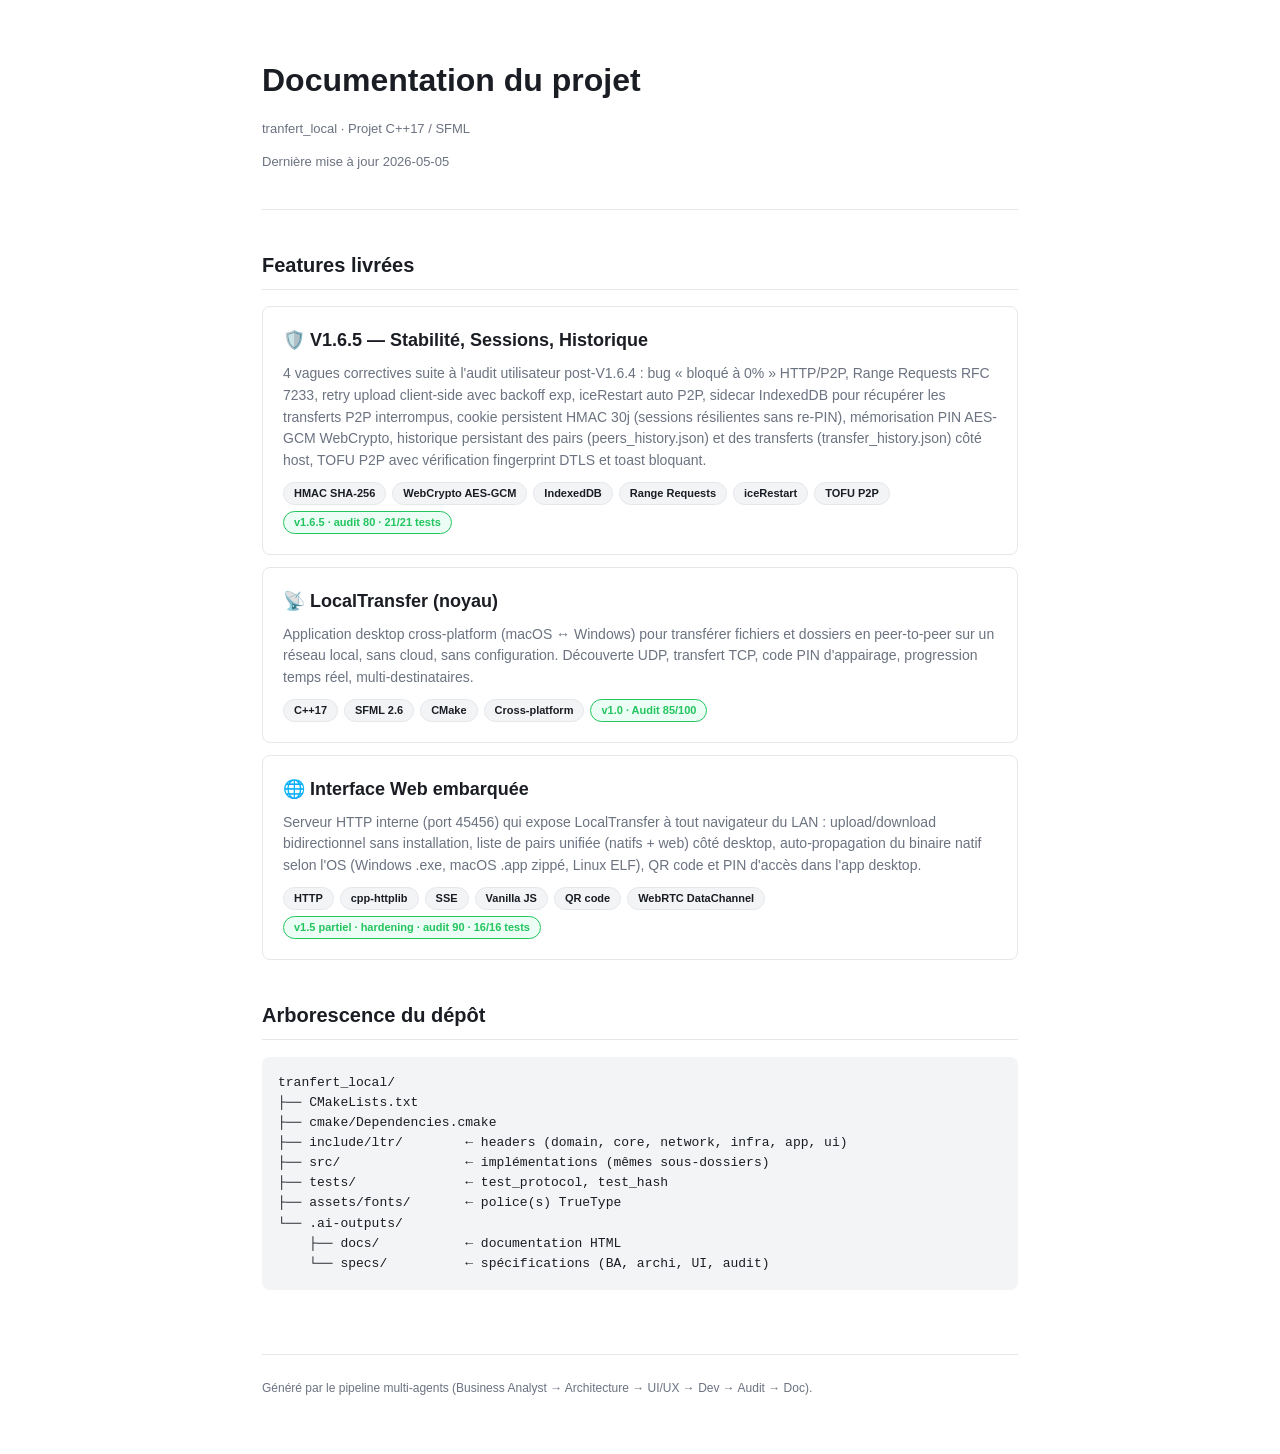
<file: .ai-outputs/docs/index.html>
<!DOCTYPE html>
<html lang="fr">
<head>
<meta charset="UTF-8">
<title>tranfert_local — Index documentation</title>
<style>
  :root {
    --bg:#ffffff; --fg:#1a1d23; --mute:#6b7280; --accent:#4f46e5;
    --sep:#e5e7eb; --sidebar:#f3f4f6; --ok:#22c55e;
  }
  * { box-sizing:border-box; }
  body { margin:0; font-family:-apple-system,BlinkMacSystemFont,"Segoe UI",Inter,Helvetica,sans-serif;
         color:var(--fg); background:var(--bg); line-height:1.55; }
  .wrap { max-width:820px; margin:0 auto; padding:56px 32px; }
  header { border-bottom:1px solid var(--sep); padding-bottom:24px; margin-bottom:32px; }
  h1 { margin:0 0 6px; font-size:32px; }
  .meta { color:var(--mute); font-size:13px; }
  h2 { margin-top:40px; padding-bottom:8px; border-bottom:1px solid var(--sep);
       font-size:20px; }
  .feature-list { list-style:none; padding:0; margin:0; }
  .feature-list li { padding:20px; border:1px solid var(--sep); border-radius:8px;
                     margin:12px 0; transition:border-color .15s; }
  .feature-list li:hover { border-color:var(--accent); }
  .feature-list a { font-size:18px; font-weight:600; color:var(--fg);
                    text-decoration:none; }
  .feature-list a:hover { color:var(--accent); }
  .feature-list p { margin:8px 0 0; color:var(--mute); font-size:14px; }
  .tags { margin-top:10px; display:flex; gap:6px; flex-wrap:wrap; }
  .tag { display:inline-block; padding:2px 10px; border-radius:12px;
         font-size:11px; font-weight:600; background:var(--sidebar);
         border:1px solid var(--sep); color:var(--fg); }
  .tag.ok { background:#ecfdf5; color:var(--ok); border-color:var(--ok); }
  footer { margin-top:64px; padding-top:24px; border-top:1px solid var(--sep);
           color:var(--mute); font-size:12px; }
</style>
</head>
<body>
<div class="wrap">

<header>
  <h1>Documentation du projet</h1>
  <p class="meta">
    tranfert_local · Projet C++17 / SFML
  </p>
  <p class="meta">Dernière mise à jour 2026-05-05</p>
</header>

<h2>Features livrées</h2>

<ul class="feature-list">
  <li>
    <a href="stability-sessions-history-v1-6-5.html">🛡️ V1.6.5 — Stabilité, Sessions, Historique</a>
    <p>
      4 vagues correctives suite à l'audit utilisateur post-V1.6.4 :
      bug « bloqué à 0% » HTTP/P2P, Range Requests RFC 7233, retry upload
      client-side avec backoff exp, iceRestart auto P2P, sidecar IndexedDB
      pour récupérer les transferts P2P interrompus, cookie persistent HMAC
      30j (sessions résilientes sans re-PIN), mémorisation PIN AES-GCM
      WebCrypto, historique persistant des pairs (peers_history.json) et
      des transferts (transfer_history.json) côté host, TOFU P2P avec
      vérification fingerprint DTLS et toast bloquant.
    </p>
    <div class="tags">
      <span class="tag">HMAC SHA-256</span>
      <span class="tag">WebCrypto AES-GCM</span>
      <span class="tag">IndexedDB</span>
      <span class="tag">Range Requests</span>
      <span class="tag">iceRestart</span>
      <span class="tag">TOFU P2P</span>
      <span class="tag ok">v1.6.5 · audit 80 · 21/21 tests</span>
    </div>
  </li>
  <li>
    <a href="local-file-transfer.html">📡 LocalTransfer (noyau)</a>
    <p>
      Application desktop cross-platform (macOS ↔ Windows) pour transférer
      fichiers et dossiers en peer-to-peer sur un réseau local, sans cloud,
      sans configuration. Découverte UDP, transfert TCP, code PIN
      d'appairage, progression temps réel, multi-destinataires.
    </p>
    <div class="tags">
      <span class="tag">C++17</span>
      <span class="tag">SFML 2.6</span>
      <span class="tag">CMake</span>
      <span class="tag">Cross-platform</span>
      <span class="tag ok">v1.0 · Audit 85/100</span>
    </div>
  </li>
  <li>
    <a href="web-interface.html">🌐 Interface Web embarquée</a>
    <p>
      Serveur HTTP interne (port 45456) qui expose LocalTransfer à tout
      navigateur du LAN : upload/download bidirectionnel sans installation,
      liste de pairs unifiée (natifs + web) côté desktop, auto-propagation
      du binaire natif selon l'OS (Windows .exe, macOS .app zippé, Linux ELF),
      QR code et PIN d'accès dans l'app desktop.
    </p>
    <div class="tags">
      <span class="tag">HTTP</span>
      <span class="tag">cpp-httplib</span>
      <span class="tag">SSE</span>
      <span class="tag">Vanilla JS</span>
      <span class="tag">QR code</span>
      <span class="tag">WebRTC DataChannel</span>
      <span class="tag ok">v1.5 partiel · hardening · audit 90 · 16/16 tests</span>
    </div>
  </li>
</ul>

<h2>Arborescence du dépôt</h2>

<pre style="font-family:ui-monospace,SFMono-Regular,Menlo,Consolas,monospace;
            font-size:13px; background:var(--sidebar); padding:16px;
            border-radius:8px; overflow-x:auto;">
tranfert_local/
├── CMakeLists.txt
├── cmake/Dependencies.cmake
├── include/ltr/        ← headers (domain, core, network, infra, app, ui)
├── src/                ← implémentations (mêmes sous-dossiers)
├── tests/              ← test_protocol, test_hash
├── assets/fonts/       ← police(s) TrueType
└── .ai-outputs/
    ├── docs/           ← documentation HTML
    └── specs/          ← spécifications (BA, archi, UI, audit)
</pre>

<footer>
  Généré par le pipeline multi-agents (Business Analyst → Architecture →
  UI/UX → Dev → Audit → Doc).
</footer>

</div>
</body>
</html>
</file>
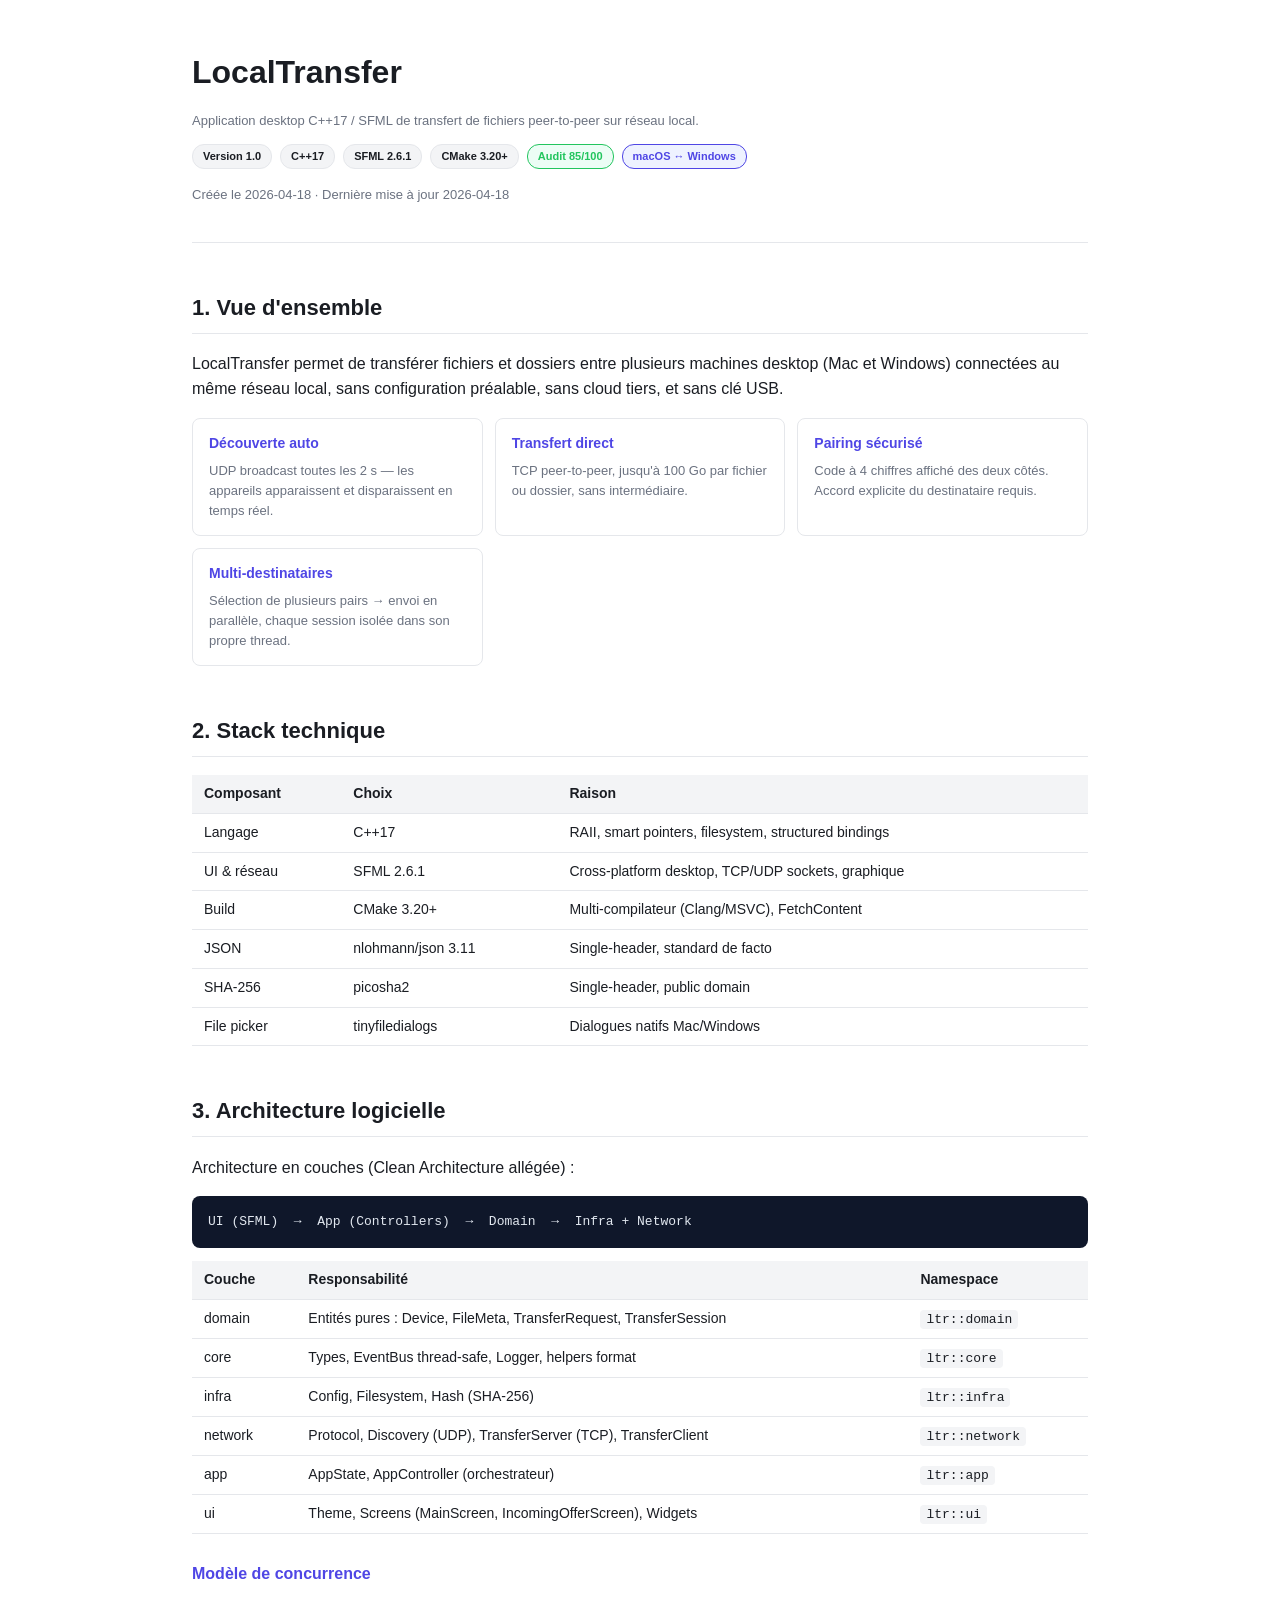
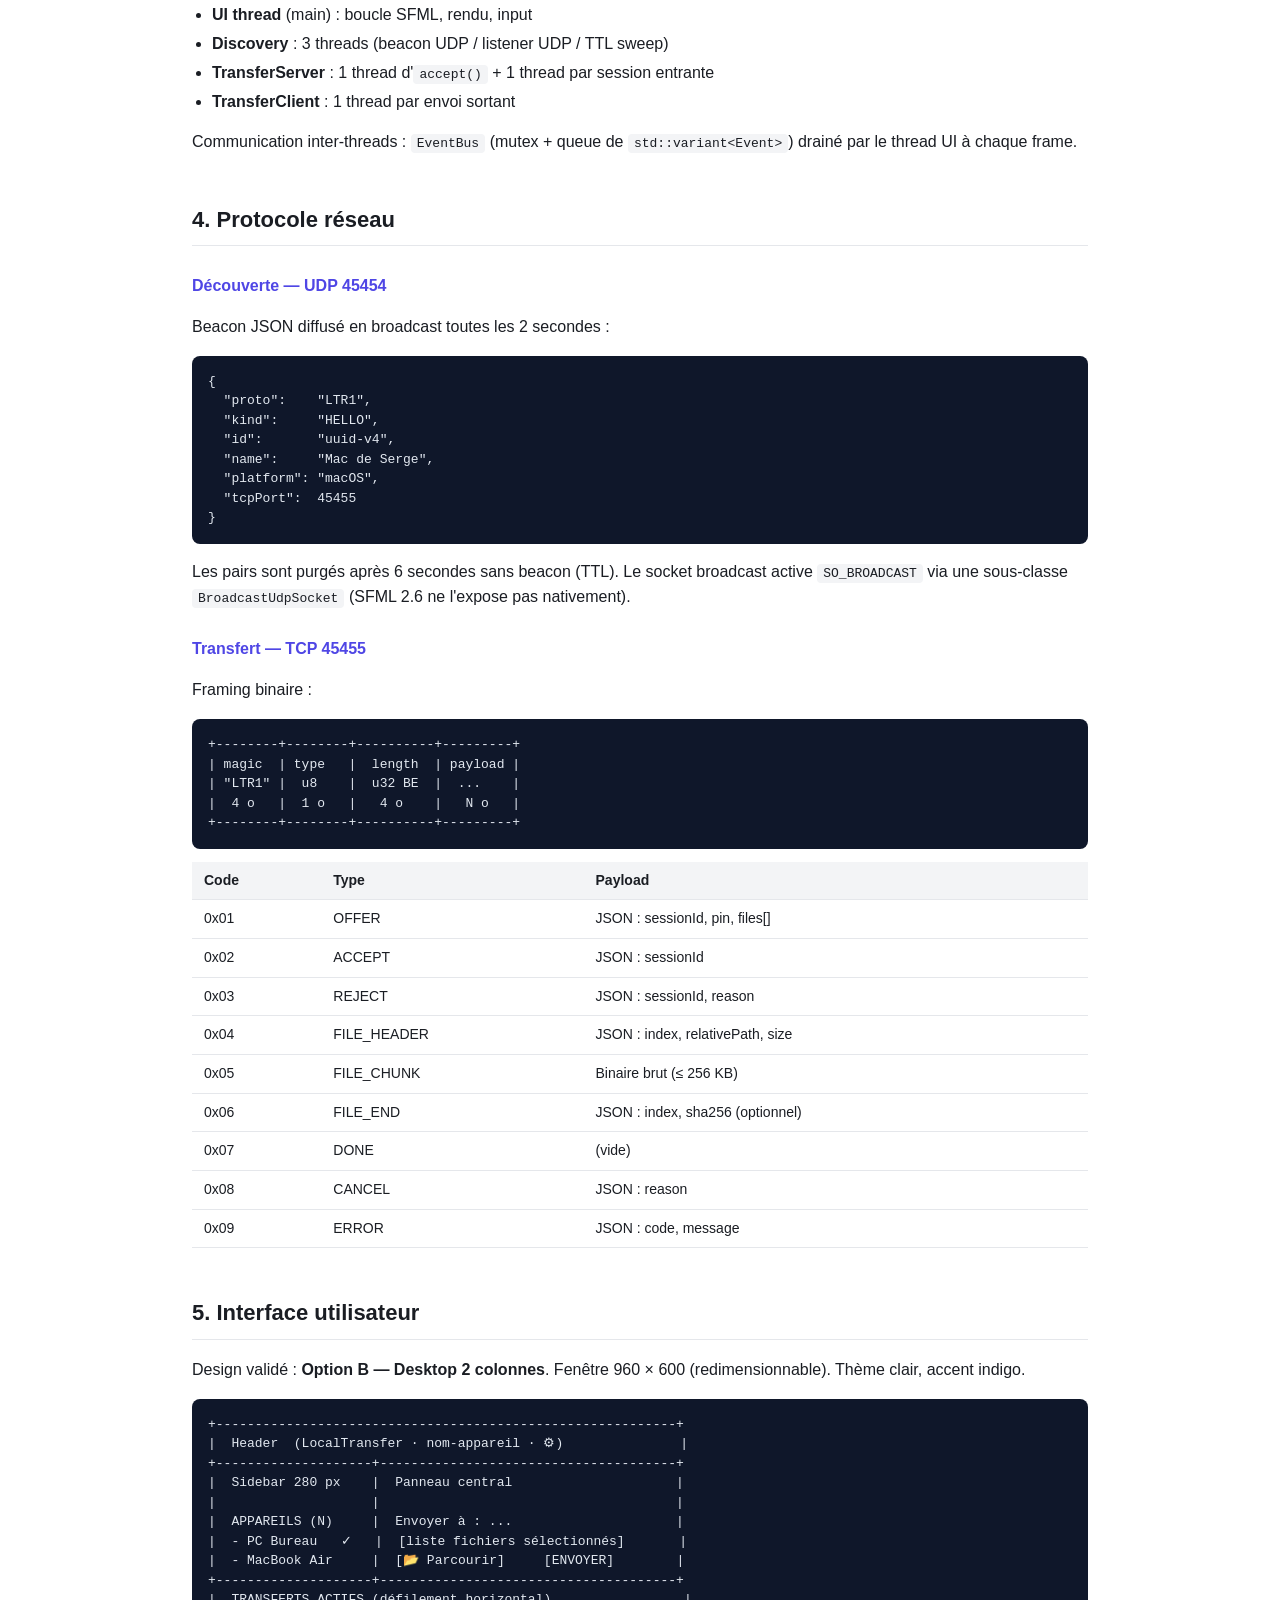
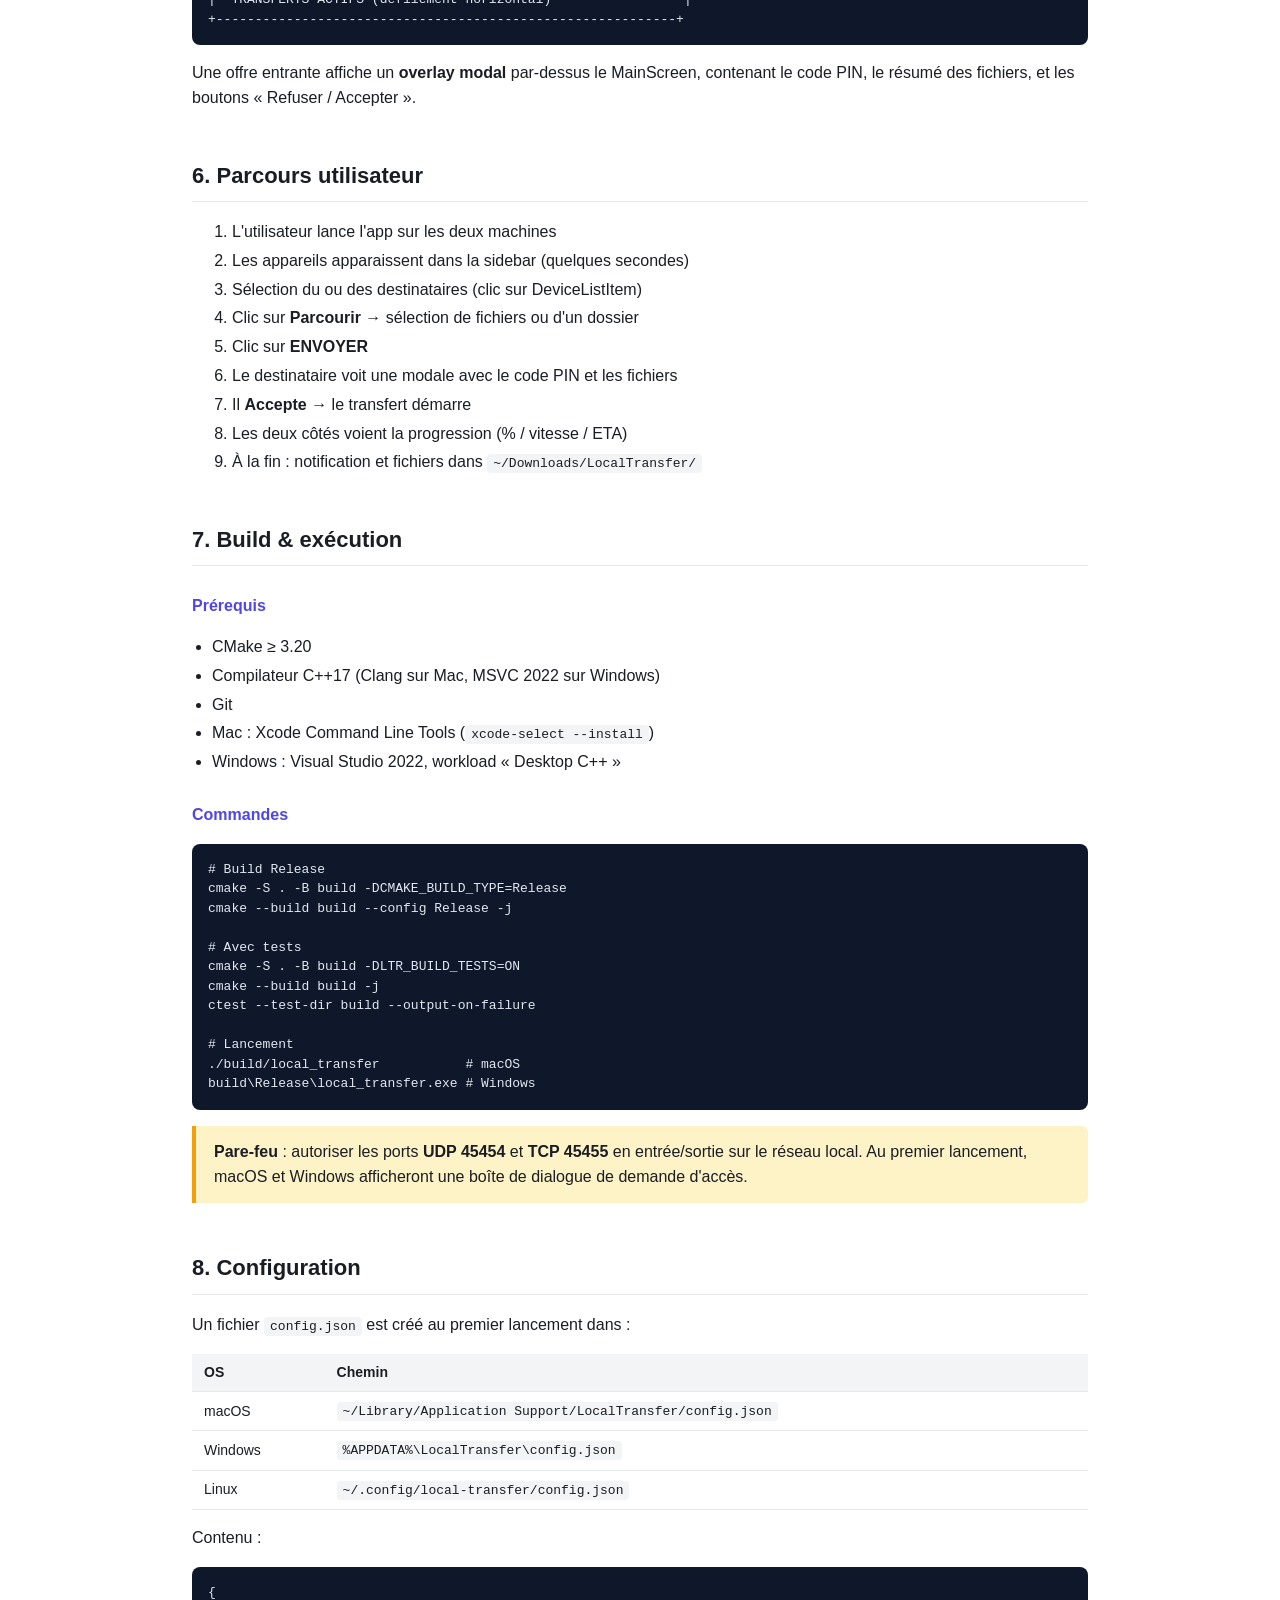
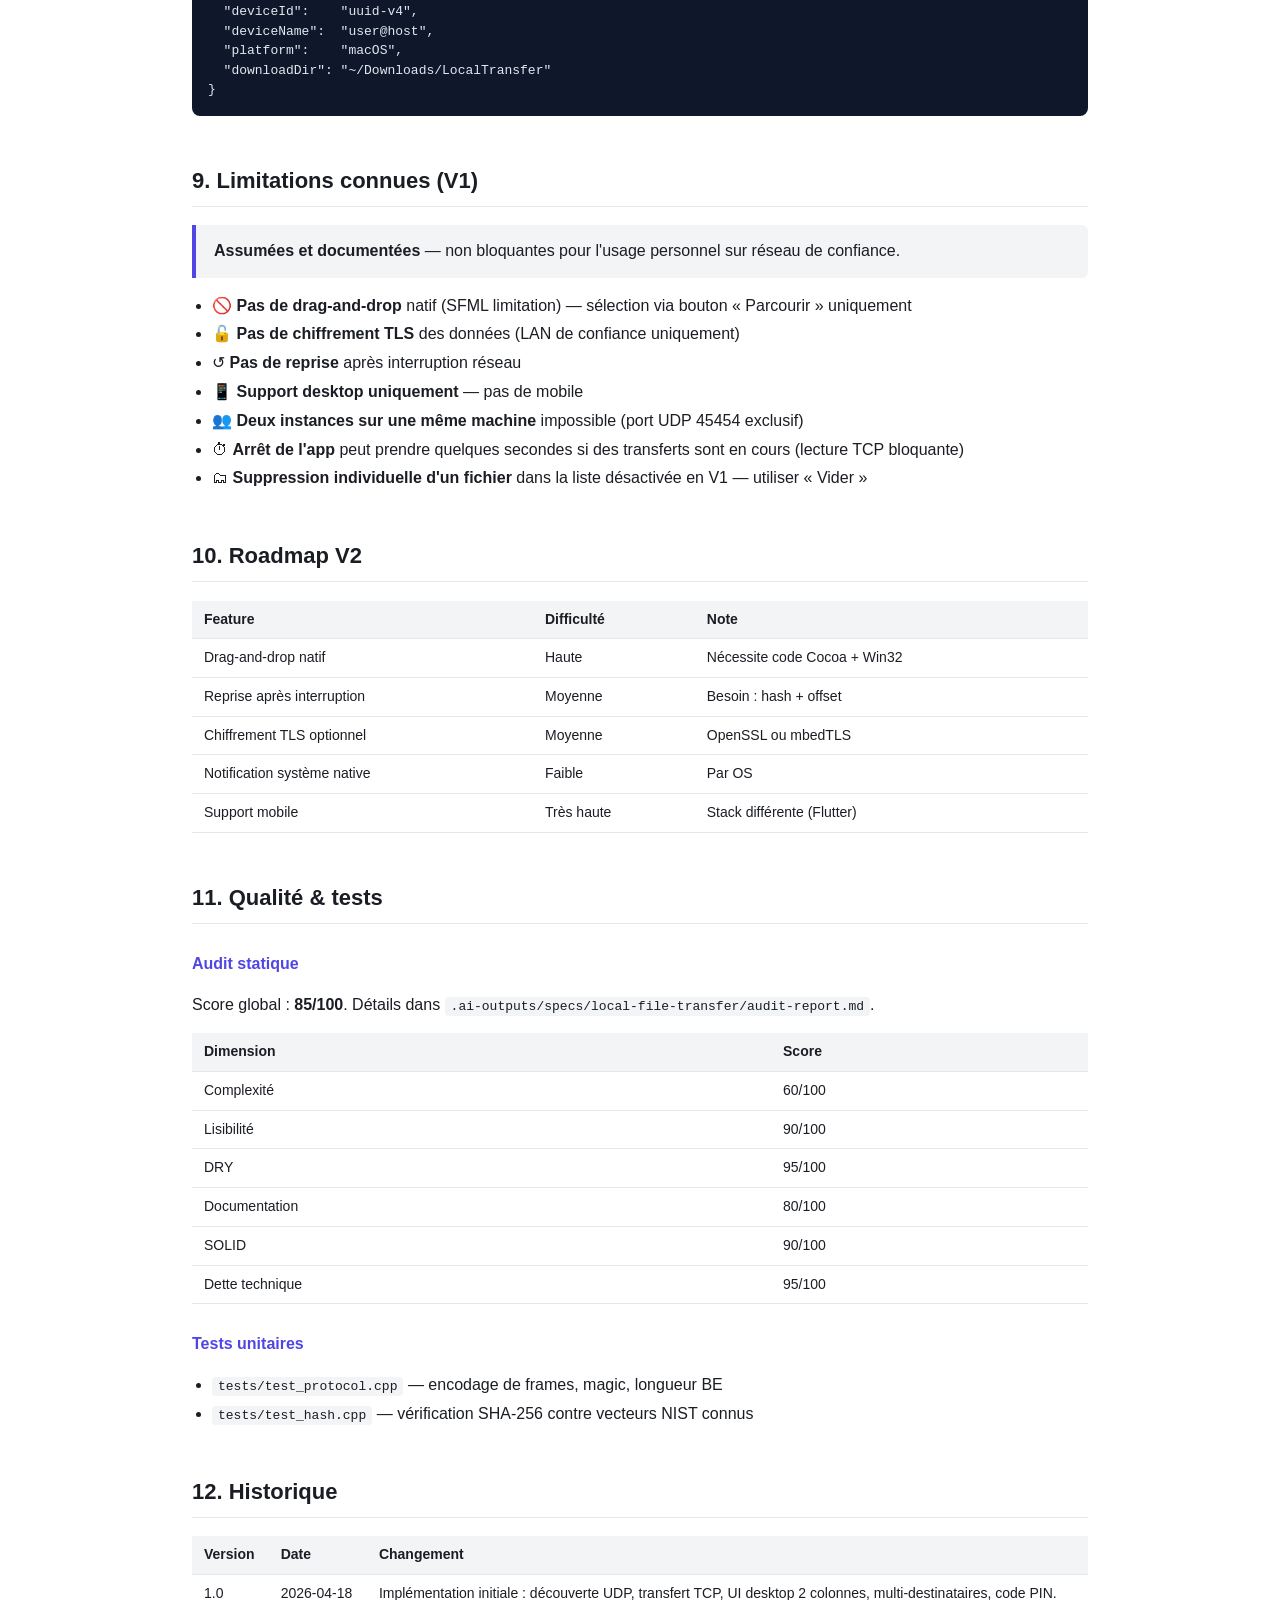
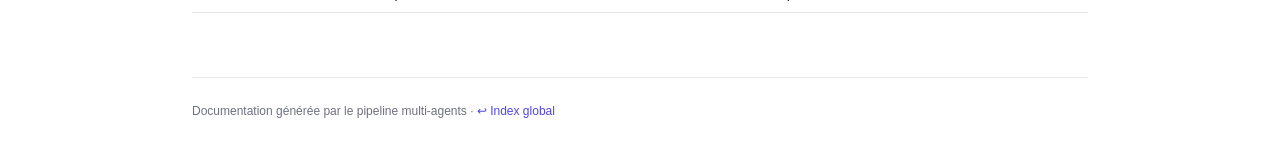
<file: .ai-outputs/docs/local-file-transfer.html>
<!DOCTYPE html>
<html lang="fr">
<head>
<meta charset="UTF-8">
<title>LocalTransfer — Documentation</title>
<style>
  :root {
    --bg:#ffffff; --fg:#1a1d23; --mute:#6b7280; --accent:#4f46e5;
    --sep:#e5e7eb; --sidebar:#f3f4f6; --ok:#22c55e; --warn:#f59e0b;
    --err:#ef4444; --code:#0f172a; --code-fg:#e2e8f0;
  }
  * { box-sizing:border-box; }
  body { margin:0; font-family:-apple-system,BlinkMacSystemFont,"Segoe UI",Inter,Helvetica,sans-serif;
         color:var(--fg); background:var(--bg); line-height:1.55; }
  .wrap { max-width:960px; margin:0 auto; padding:48px 32px; }
  header { border-bottom:1px solid var(--sep); padding-bottom:24px; margin-bottom:32px; }
  h1 { margin:0 0 8px; font-size:32px; }
  h2 { margin-top:48px; padding-bottom:8px; border-bottom:1px solid var(--sep);
       font-size:22px; }
  h3 { margin-top:28px; font-size:16px; color:var(--accent); }
  .meta { color:var(--mute); font-size:13px; }
  .badges { margin:12px 0 0; display:flex; gap:8px; flex-wrap:wrap; }
  .badge { display:inline-block; padding:3px 10px; border-radius:12px;
           font-size:11px; font-weight:600; background:var(--sidebar);
           color:var(--fg); border:1px solid var(--sep); }
  .badge.ok   { background:#ecfdf5; color:var(--ok);   border-color:var(--ok); }
  .badge.new  { background:#eef2ff; color:var(--accent); border-color:var(--accent); }
  .badge.warn { background:#fef3c7; color:#92400e;      border-color:var(--warn); }
  .badge.err  { background:#fef2f2; color:var(--err);   border-color:var(--err); }
  code { font-family:ui-monospace,SFMono-Regular,Menlo,Consolas,monospace;
         font-size:13px; background:var(--sidebar); padding:2px 6px; border-radius:4px; }
  pre { background:var(--code); color:var(--code-fg); padding:16px; border-radius:8px;
        overflow-x:auto; font-size:13px; line-height:1.5; }
  pre code { background:transparent; padding:0; color:inherit; }
  table { border-collapse:collapse; width:100%; margin:12px 0; font-size:14px; }
  th,td { text-align:left; padding:8px 12px; border-bottom:1px solid var(--sep); }
  th { background:var(--sidebar); font-weight:600; }
  .callout { padding:14px 18px; border-left:4px solid var(--accent);
             background:var(--sidebar); margin:16px 0; border-radius:0 6px 6px 0; }
  .callout.warn { border-left-color:var(--warn); background:#fef3c7; }
  .callout.err  { border-left-color:var(--err);  background:#fef2f2; }
  ul { padding-left:20px; }
  li { margin:4px 0; }
  .grid { display:grid; grid-template-columns:repeat(auto-fit,minmax(220px,1fr));
          gap:12px; margin:12px 0; }
  .card { border:1px solid var(--sep); padding:14px 16px; border-radius:8px; }
  .card h4 { margin:0 0 6px; font-size:14px; color:var(--accent); }
  .card p  { margin:0; font-size:13px; color:var(--mute); }
  footer { margin-top:64px; padding-top:24px; border-top:1px solid var(--sep);
           color:var(--mute); font-size:12px; }
  a { color:var(--accent); text-decoration:none; }
  a:hover { text-decoration:underline; }
</style>
</head>
<body>
<div class="wrap">

<header>
  <h1>LocalTransfer</h1>
  <p class="meta">
    Application desktop C++17 / SFML de transfert de fichiers
    peer-to-peer sur réseau local.
  </p>
  <div class="badges">
    <span class="badge">Version 1.0</span>
    <span class="badge">C++17</span>
    <span class="badge">SFML 2.6.1</span>
    <span class="badge">CMake 3.20+</span>
    <span class="badge ok">Audit 85/100</span>
    <span class="badge new">macOS ↔ Windows</span>
  </div>
  <p class="meta" style="margin-top:16px;">
    Créée le 2026-04-18 · Dernière mise à jour 2026-04-18
  </p>
</header>

<h2>1. Vue d'ensemble</h2>

<p>
  LocalTransfer permet de transférer fichiers et dossiers entre plusieurs
  machines desktop (Mac et Windows) connectées au même réseau local, sans
  configuration préalable, sans cloud tiers, et sans clé USB.
</p>

<div class="grid">
  <div class="card">
    <h4>Découverte auto</h4>
    <p>UDP broadcast toutes les 2 s — les appareils apparaissent et
       disparaissent en temps réel.</p>
  </div>
  <div class="card">
    <h4>Transfert direct</h4>
    <p>TCP peer-to-peer, jusqu'à 100 Go par fichier ou dossier, sans
       intermédiaire.</p>
  </div>
  <div class="card">
    <h4>Pairing sécurisé</h4>
    <p>Code à 4 chiffres affiché des deux côtés. Accord explicite du
       destinataire requis.</p>
  </div>
  <div class="card">
    <h4>Multi-destinataires</h4>
    <p>Sélection de plusieurs pairs → envoi en parallèle, chaque session
       isolée dans son propre thread.</p>
  </div>
</div>

<h2>2. Stack technique</h2>

<table>
  <tr><th>Composant</th><th>Choix</th><th>Raison</th></tr>
  <tr><td>Langage</td><td>C++17</td><td>RAII, smart pointers, filesystem, structured bindings</td></tr>
  <tr><td>UI & réseau</td><td>SFML 2.6.1</td><td>Cross-platform desktop, TCP/UDP sockets, graphique</td></tr>
  <tr><td>Build</td><td>CMake 3.20+</td><td>Multi-compilateur (Clang/MSVC), FetchContent</td></tr>
  <tr><td>JSON</td><td>nlohmann/json 3.11</td><td>Single-header, standard de facto</td></tr>
  <tr><td>SHA-256</td><td>picosha2</td><td>Single-header, public domain</td></tr>
  <tr><td>File picker</td><td>tinyfiledialogs</td><td>Dialogues natifs Mac/Windows</td></tr>
</table>

<h2>3. Architecture logicielle</h2>

<p>Architecture en couches (Clean Architecture allégée) :</p>

<pre><code>UI (SFML)  →  App (Controllers)  →  Domain  →  Infra + Network</code></pre>

<table>
  <tr><th>Couche</th><th>Responsabilité</th><th>Namespace</th></tr>
  <tr><td>domain</td><td>Entités pures : Device, FileMeta, TransferRequest, TransferSession</td><td><code>ltr::domain</code></td></tr>
  <tr><td>core</td><td>Types, EventBus thread-safe, Logger, helpers format</td><td><code>ltr::core</code></td></tr>
  <tr><td>infra</td><td>Config, Filesystem, Hash (SHA-256)</td><td><code>ltr::infra</code></td></tr>
  <tr><td>network</td><td>Protocol, Discovery (UDP), TransferServer (TCP), TransferClient</td><td><code>ltr::network</code></td></tr>
  <tr><td>app</td><td>AppState, AppController (orchestrateur)</td><td><code>ltr::app</code></td></tr>
  <tr><td>ui</td><td>Theme, Screens (MainScreen, IncomingOfferScreen), Widgets</td><td><code>ltr::ui</code></td></tr>
</table>

<h3>Modèle de concurrence</h3>

<ul>
  <li><b>UI thread</b> (main) : boucle SFML, rendu, input</li>
  <li><b>Discovery</b> : 3 threads (beacon UDP / listener UDP / TTL sweep)</li>
  <li><b>TransferServer</b> : 1 thread d'<code>accept()</code> + 1 thread par session entrante</li>
  <li><b>TransferClient</b> : 1 thread par envoi sortant</li>
</ul>

<p>
  Communication inter-threads : <code>EventBus</code> (mutex + queue de
  <code>std::variant&lt;Event&gt;</code>) drainé par le thread UI à chaque
  frame.
</p>

<h2>4. Protocole réseau</h2>

<h3>Découverte — UDP 45454</h3>

<p>Beacon JSON diffusé en broadcast toutes les 2 secondes :</p>

<pre><code>{
  "proto":    "LTR1",
  "kind":     "HELLO",
  "id":       "uuid-v4",
  "name":     "Mac de Serge",
  "platform": "macOS",
  "tcpPort":  45455
}</code></pre>

<p>
  Les pairs sont purgés après 6 secondes sans beacon (TTL). Le socket
  broadcast active <code>SO_BROADCAST</code> via une sous-classe
  <code>BroadcastUdpSocket</code> (SFML 2.6 ne l'expose pas nativement).
</p>

<h3>Transfert — TCP 45455</h3>

<p>Framing binaire :</p>

<pre><code>+--------+--------+----------+---------+
| magic  | type   |  length  | payload |
| "LTR1" |  u8    |  u32 BE  |  ...    |
|  4 o   |  1 o   |   4 o    |   N o   |
+--------+--------+----------+---------+</code></pre>

<table>
  <tr><th>Code</th><th>Type</th><th>Payload</th></tr>
  <tr><td>0x01</td><td>OFFER</td><td>JSON : sessionId, pin, files[]</td></tr>
  <tr><td>0x02</td><td>ACCEPT</td><td>JSON : sessionId</td></tr>
  <tr><td>0x03</td><td>REJECT</td><td>JSON : sessionId, reason</td></tr>
  <tr><td>0x04</td><td>FILE_HEADER</td><td>JSON : index, relativePath, size</td></tr>
  <tr><td>0x05</td><td>FILE_CHUNK</td><td>Binaire brut (≤ 256 KB)</td></tr>
  <tr><td>0x06</td><td>FILE_END</td><td>JSON : index, sha256 (optionnel)</td></tr>
  <tr><td>0x07</td><td>DONE</td><td>(vide)</td></tr>
  <tr><td>0x08</td><td>CANCEL</td><td>JSON : reason</td></tr>
  <tr><td>0x09</td><td>ERROR</td><td>JSON : code, message</td></tr>
</table>

<h2>5. Interface utilisateur</h2>

<p>
  Design validé : <b>Option B — Desktop 2 colonnes</b>. Fenêtre 960 × 600
  (redimensionnable). Thème clair, accent indigo.
</p>

<pre><code>+-----------------------------------------------------------+
|  Header  (LocalTransfer · nom-appareil · ⚙)               |
+--------------------+--------------------------------------+
|  Sidebar 280 px    |  Panneau central                     |
|                    |                                      |
|  APPAREILS (N)     |  Envoyer à : ...                     |
|  - PC Bureau   ✓   |  [liste fichiers sélectionnés]       |
|  - MacBook Air     |  [📂 Parcourir]     [ENVOYER]        |
+--------------------+--------------------------------------+
|  TRANSFERTS ACTIFS (défilement horizontal)                 |
+-----------------------------------------------------------+</code></pre>

<p>
  Une offre entrante affiche un <b>overlay modal</b> par-dessus le
  MainScreen, contenant le code PIN, le résumé des fichiers, et les
  boutons « Refuser / Accepter ».
</p>

<h2>6. Parcours utilisateur</h2>

<ol>
  <li>L'utilisateur lance l'app sur les deux machines</li>
  <li>Les appareils apparaissent dans la sidebar (quelques secondes)</li>
  <li>Sélection du ou des destinataires (clic sur DeviceListItem)</li>
  <li>Clic sur <b>Parcourir</b> → sélection de fichiers ou d'un dossier</li>
  <li>Clic sur <b>ENVOYER</b></li>
  <li>Le destinataire voit une modale avec le code PIN et les fichiers</li>
  <li>Il <b>Accepte</b> → le transfert démarre</li>
  <li>Les deux côtés voient la progression (% / vitesse / ETA)</li>
  <li>À la fin : notification et fichiers dans <code>~/Downloads/LocalTransfer/</code></li>
</ol>

<h2>7. Build &amp; exécution</h2>

<h3>Prérequis</h3>

<ul>
  <li>CMake ≥ 3.20</li>
  <li>Compilateur C++17 (Clang sur Mac, MSVC 2022 sur Windows)</li>
  <li>Git</li>
  <li>Mac : Xcode Command Line Tools (<code>xcode-select --install</code>)</li>
  <li>Windows : Visual Studio 2022, workload « Desktop C++ »</li>
</ul>

<h3>Commandes</h3>

<pre><code># Build Release
cmake -S . -B build -DCMAKE_BUILD_TYPE=Release
cmake --build build --config Release -j

# Avec tests
cmake -S . -B build -DLTR_BUILD_TESTS=ON
cmake --build build -j
ctest --test-dir build --output-on-failure

# Lancement
./build/local_transfer           # macOS
build\Release\local_transfer.exe # Windows</code></pre>

<div class="callout warn">
  <b>Pare-feu</b> : autoriser les ports <b>UDP 45454</b> et <b>TCP 45455</b>
  en entrée/sortie sur le réseau local. Au premier lancement, macOS et
  Windows afficheront une boîte de dialogue de demande d'accès.
</div>

<h2>8. Configuration</h2>

<p>
  Un fichier <code>config.json</code> est créé au premier lancement dans :
</p>

<table>
  <tr><th>OS</th><th>Chemin</th></tr>
  <tr><td>macOS</td><td><code>~/Library/Application Support/LocalTransfer/config.json</code></td></tr>
  <tr><td>Windows</td><td><code>%APPDATA%\LocalTransfer\config.json</code></td></tr>
  <tr><td>Linux</td><td><code>~/.config/local-transfer/config.json</code></td></tr>
</table>

<p>Contenu :</p>

<pre><code>{
  "deviceId":    "uuid-v4",
  "deviceName":  "user@host",
  "platform":    "macOS",
  "downloadDir": "~/Downloads/LocalTransfer"
}</code></pre>

<h2>9. Limitations connues (V1)</h2>

<div class="callout">
  <b>Assumées et documentées</b> — non bloquantes pour l'usage personnel sur
  réseau de confiance.
</div>

<ul>
  <li>🚫 <b>Pas de drag-and-drop</b> natif (SFML limitation) — sélection via
      bouton « Parcourir » uniquement</li>
  <li>🔓 <b>Pas de chiffrement TLS</b> des données (LAN de confiance
      uniquement)</li>
  <li>↺ <b>Pas de reprise</b> après interruption réseau</li>
  <li>📱 <b>Support desktop uniquement</b> — pas de mobile</li>
  <li>👥 <b>Deux instances sur une même machine</b> impossible (port UDP
      45454 exclusif)</li>
  <li>⏱ <b>Arrêt de l'app</b> peut prendre quelques secondes si des
      transferts sont en cours (lecture TCP bloquante)</li>
  <li>🗂 <b>Suppression individuelle d'un fichier</b> dans la liste
      désactivée en V1 — utiliser « Vider »</li>
</ul>

<h2>10. Roadmap V2</h2>

<table>
  <tr><th>Feature</th><th>Difficulté</th><th>Note</th></tr>
  <tr><td>Drag-and-drop natif</td><td>Haute</td><td>Nécessite code Cocoa + Win32</td></tr>
  <tr><td>Reprise après interruption</td><td>Moyenne</td><td>Besoin : hash + offset</td></tr>
  <tr><td>Chiffrement TLS optionnel</td><td>Moyenne</td><td>OpenSSL ou mbedTLS</td></tr>
  <tr><td>Notification système native</td><td>Faible</td><td>Par OS</td></tr>
  <tr><td>Support mobile</td><td>Très haute</td><td>Stack différente (Flutter)</td></tr>
</table>

<h2>11. Qualité &amp; tests</h2>

<h3>Audit statique</h3>

<p>
  Score global : <b>85/100</b>. Détails dans
  <code>.ai-outputs/specs/local-file-transfer/audit-report.md</code>.
</p>

<table>
  <tr><th>Dimension</th><th>Score</th></tr>
  <tr><td>Complexité</td><td>60/100</td></tr>
  <tr><td>Lisibilité</td><td>90/100</td></tr>
  <tr><td>DRY</td><td>95/100</td></tr>
  <tr><td>Documentation</td><td>80/100</td></tr>
  <tr><td>SOLID</td><td>90/100</td></tr>
  <tr><td>Dette technique</td><td>95/100</td></tr>
</table>

<h3>Tests unitaires</h3>

<ul>
  <li><code>tests/test_protocol.cpp</code> — encodage de frames, magic,
      longueur BE</li>
  <li><code>tests/test_hash.cpp</code> — vérification SHA-256 contre
      vecteurs NIST connus</li>
</ul>

<h2>12. Historique</h2>

<table>
  <tr><th>Version</th><th>Date</th><th>Changement</th></tr>
  <tr>
    <td>1.0</td><td>2026-04-18</td>
    <td>Implémentation initiale : découverte UDP, transfert TCP, UI
        desktop 2 colonnes, multi-destinataires, code PIN.</td>
  </tr>
</table>

<footer>
  Documentation générée par le pipeline multi-agents · <a href="index.html">↩ Index global</a>
</footer>

</div>
</body>
</html>
</file>
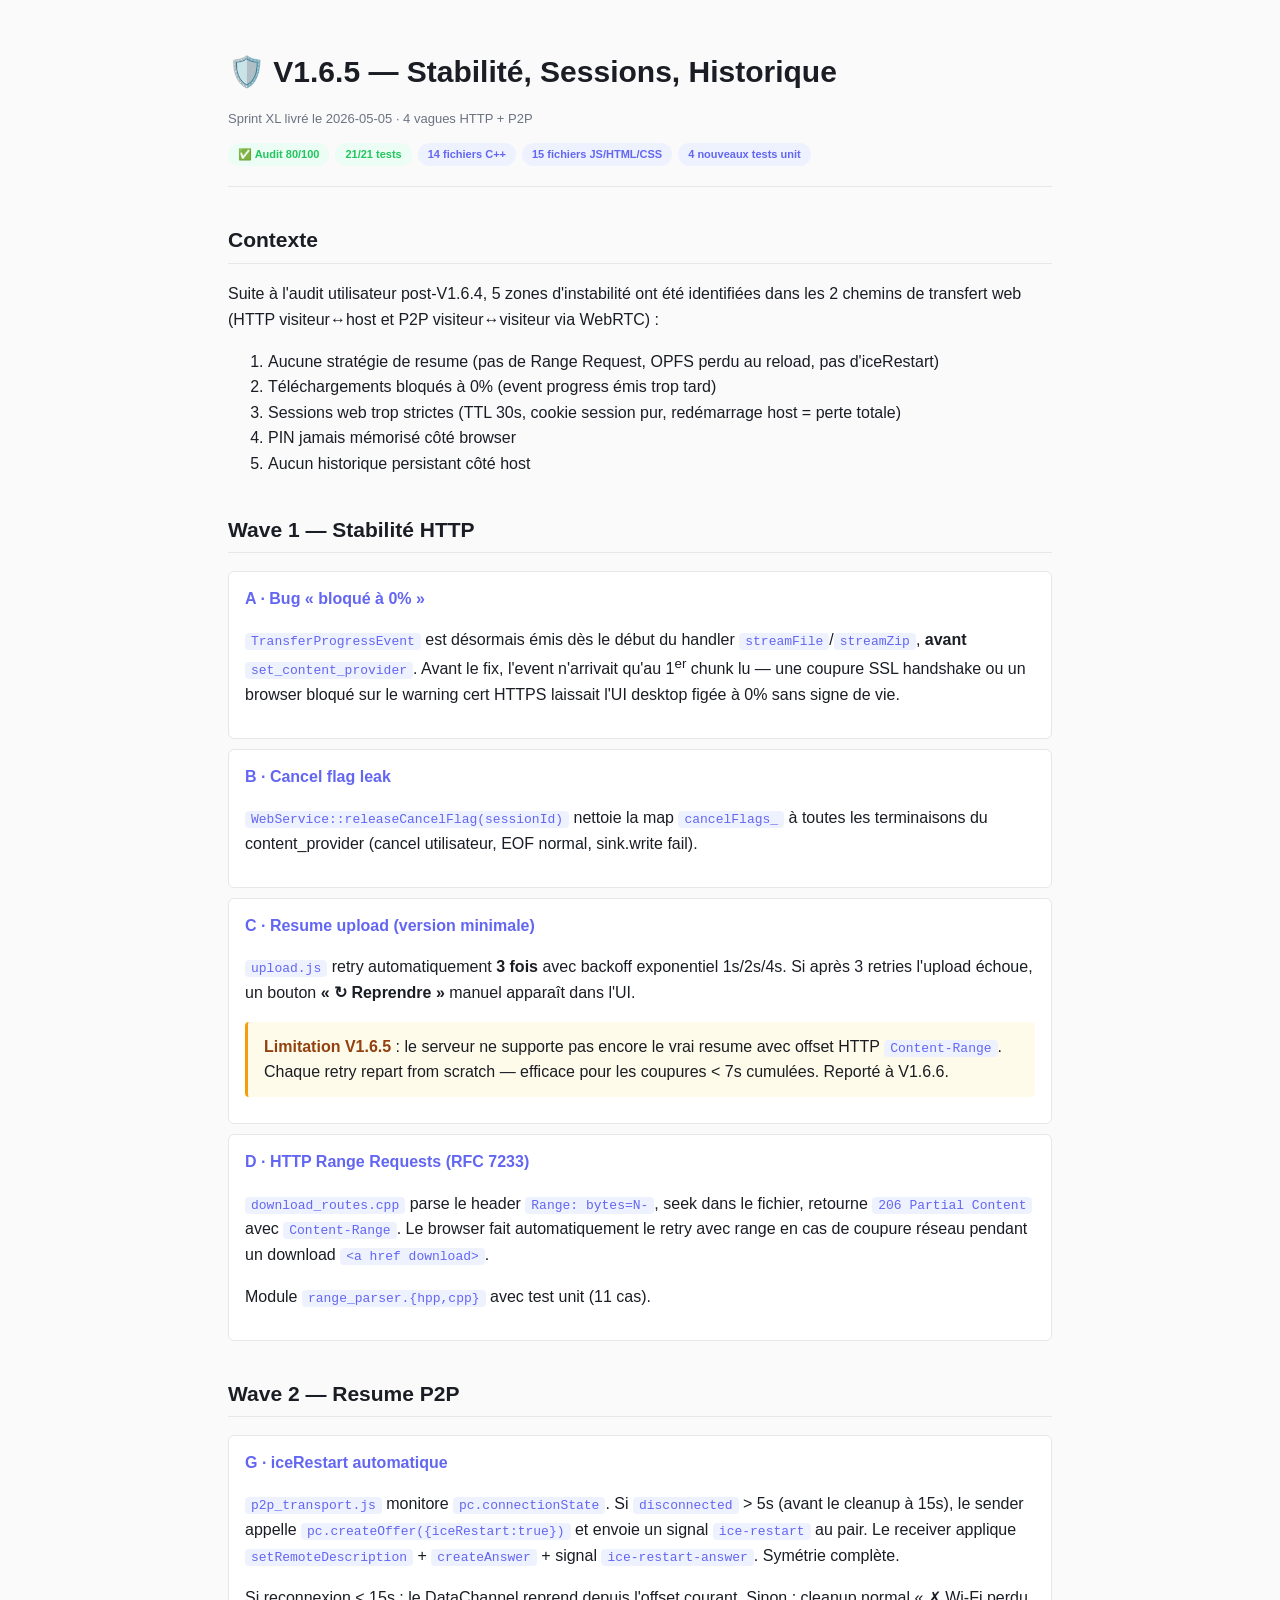
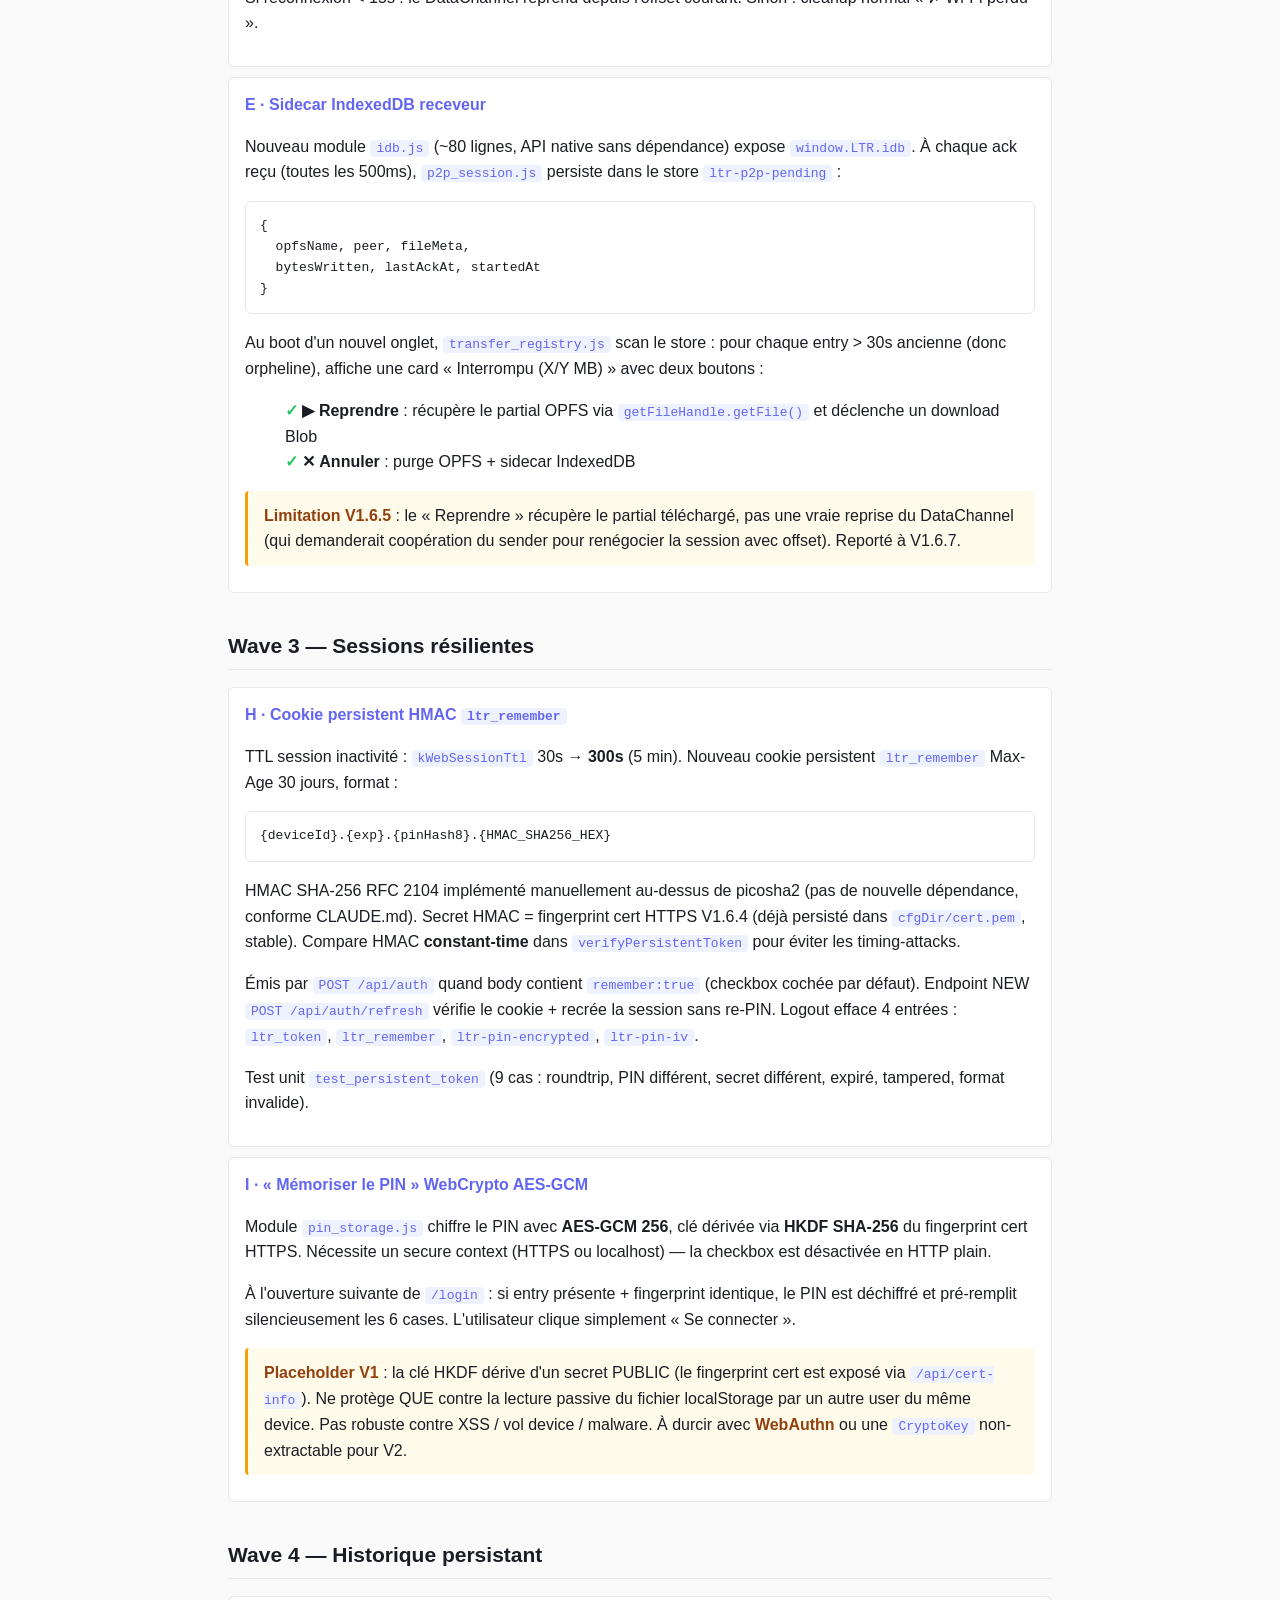
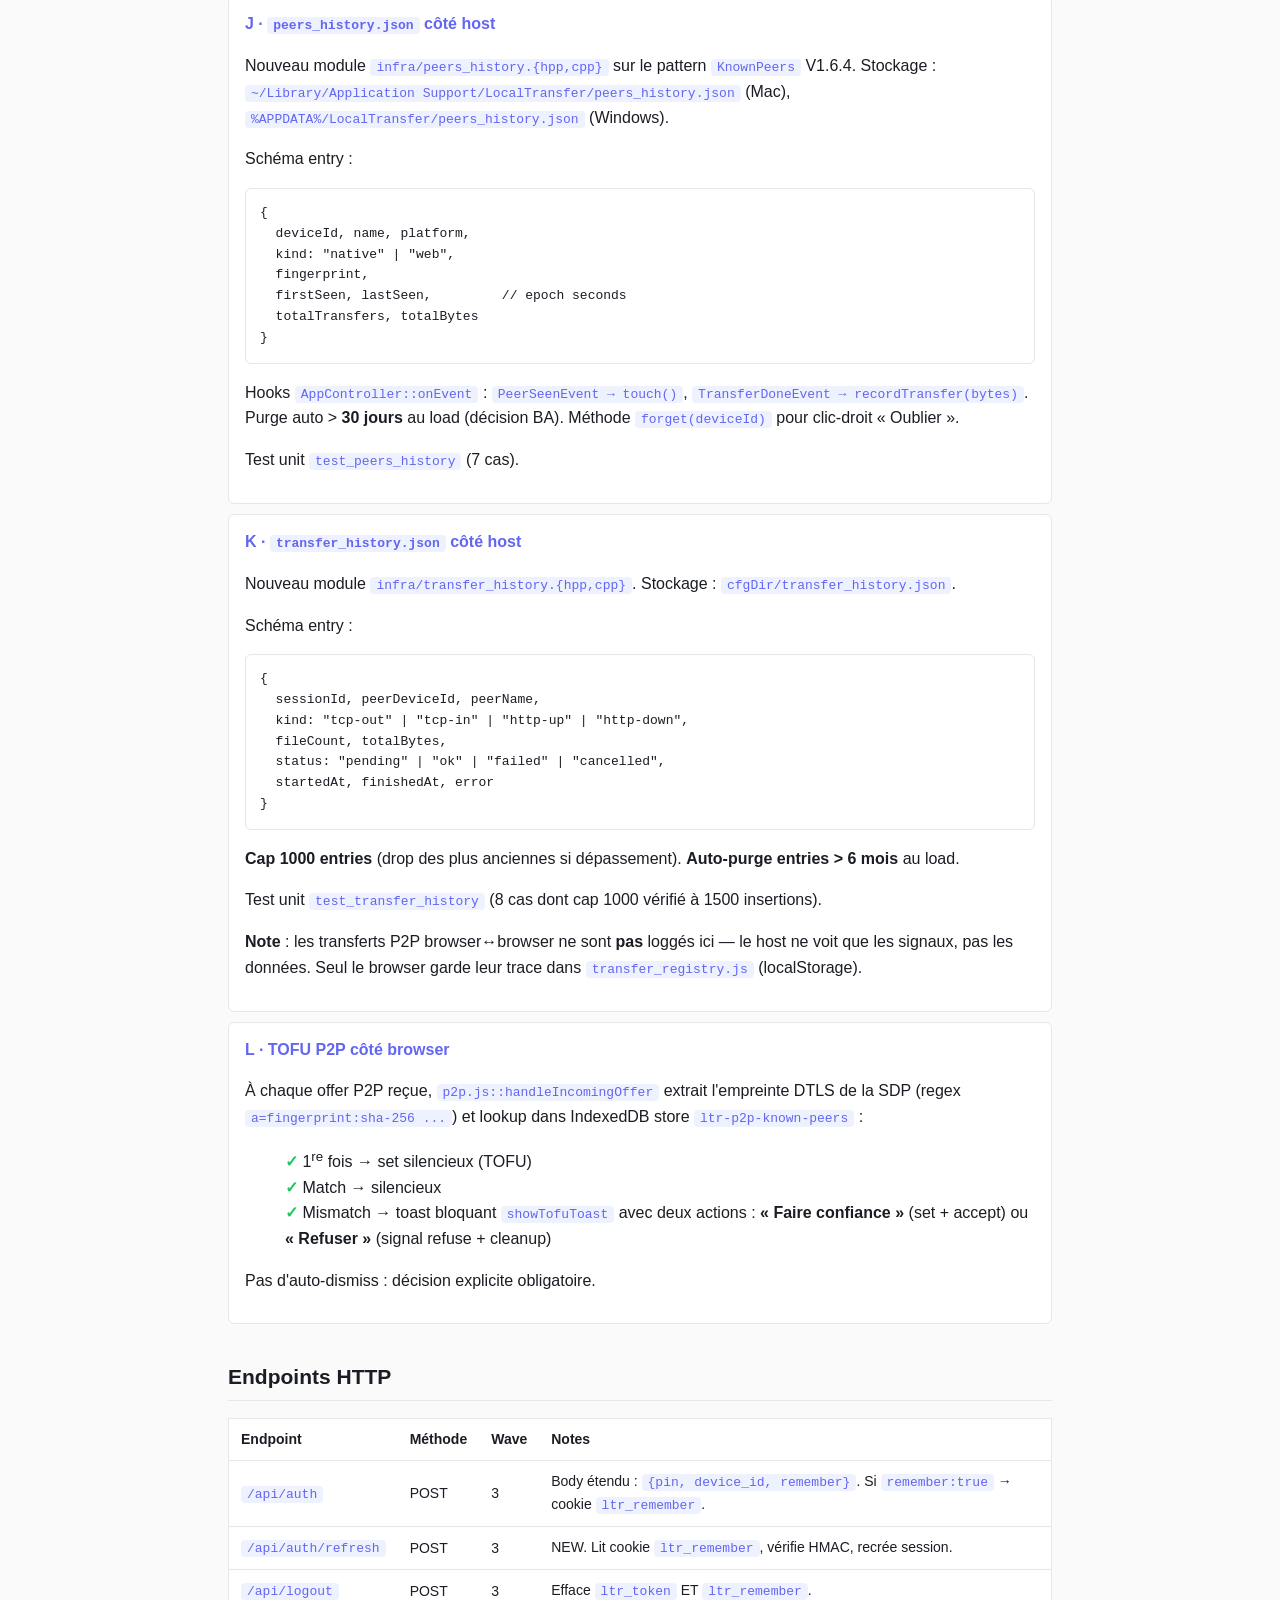
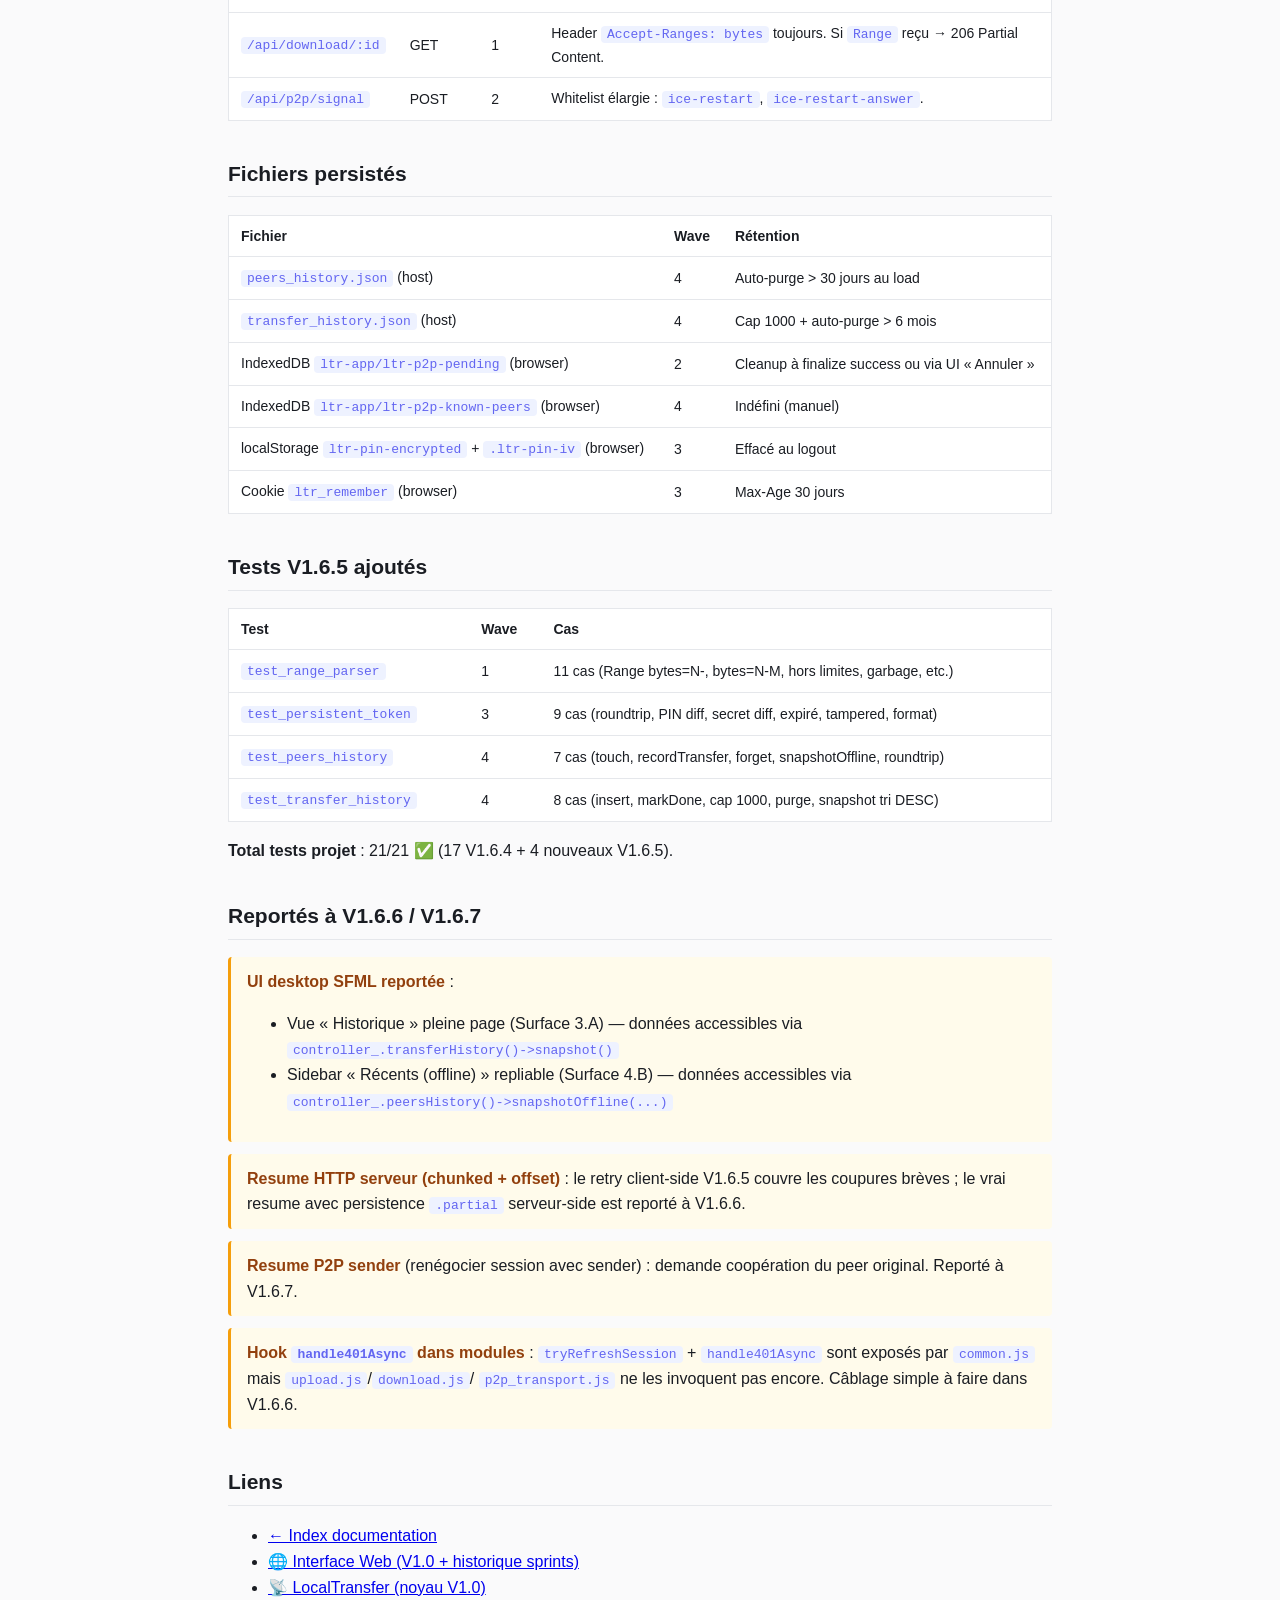
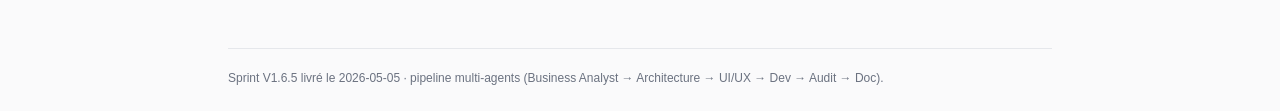
<file: .ai-outputs/docs/stability-sessions-history-v1-6-5.html>
<!DOCTYPE html>
<html lang="fr">
<head>
<meta charset="UTF-8">
<title>V1.6.5 — Stabilité, Sessions, Historique</title>
<style>
  :root {
    --bg:#FAFAFB; --fg:#1a1d23; --mute:#6b7280;
    --accent:#6366F1; --accent-hover:#4F46E5; --accent-light:#EEF2FF;
    --warn:#F59E0B; --ok:#22C55E; --err:#EF4444;
    --sep:#e5e7eb; --surf:#ffffff;
  }
  * { box-sizing:border-box; }
  body { margin:0; font-family:-apple-system,BlinkMacSystemFont,"Segoe UI",Inter,Helvetica,sans-serif;
         color:var(--fg); background:var(--bg); line-height:1.6; }
  .wrap { max-width:880px; margin:0 auto; padding:48px 28px; }
  header { border-bottom:1px solid var(--sep); padding-bottom:20px; margin-bottom:28px; }
  header h1 { margin:0 0 6px; font-size:30px; font-weight:700; }
  .meta { color:var(--mute); font-size:13px; }
  .badges { margin-top:10px; display:flex; gap:6px; flex-wrap:wrap; }
  .b { display:inline-block; padding:3px 10px; border-radius:12px;
       font-size:11px; font-weight:600; background:var(--accent-light);
       color:var(--accent); }
  .b.ok { background:#ecfdf5; color:var(--ok); }
  h2 { margin-top:36px; padding-bottom:6px; border-bottom:1px solid var(--sep);
       font-size:21px; font-weight:700; }
  h3 { margin-top:24px; font-size:16px; font-weight:700; color:var(--accent); }
  code { background:var(--accent-light); color:var(--accent);
         padding:1px 6px; border-radius:4px; font-size:13px;
         font-family:ui-monospace,SFMono-Regular,Menlo,Consolas,monospace; }
  pre { background:var(--surf); border:1px solid var(--sep);
        border-radius:6px; padding:14px; overflow-x:auto; font-size:13px;
        font-family:ui-monospace,SFMono-Regular,Menlo,Consolas,monospace; }
  pre code { background:none; color:inherit; padding:0; }
  table { border-collapse:collapse; width:100%; margin:12px 0;
          background:var(--surf); border:1px solid var(--sep); border-radius:6px; }
  th, td { padding:9px 12px; text-align:left; border-bottom:1px solid var(--sep);
           font-size:14px; }
  th { background:var(--surf); font-weight:600; }
  tr:last-child td { border-bottom:none; }
  .lim { background:#FFFBEB; border-left:3px solid var(--warn);
         padding:12px 16px; margin:12px 0; border-radius:4px; }
  .lim strong { color:#92400E; }
  ul.checks li { list-style:none; }
  ul.checks li::before { content:"✓ "; color:var(--ok); font-weight:700; }
  footer { margin-top:48px; padding-top:20px; border-top:1px solid var(--sep);
           color:var(--mute); font-size:12px; }
  .changelog-entry { padding:14px 16px; background:var(--surf);
                     border:1px solid var(--sep); border-radius:6px;
                     margin:10px 0; }
  .changelog-entry h3 { margin-top:0; }
</style>
</head>
<body>
<div class="wrap">

<header>
  <h1>🛡️ V1.6.5 — Stabilité, Sessions, Historique</h1>
  <p class="meta">Sprint XL livré le 2026-05-05 · 4 vagues HTTP + P2P</p>
  <div class="badges">
    <span class="b ok">✅ Audit 80/100</span>
    <span class="b ok">21/21 tests</span>
    <span class="b">14 fichiers C++</span>
    <span class="b">15 fichiers JS/HTML/CSS</span>
    <span class="b">4 nouveaux tests unit</span>
  </div>
</header>

<h2>Contexte</h2>
<p>
Suite à l'audit utilisateur post-V1.6.4, 5 zones d'instabilité ont été
identifiées dans les 2 chemins de transfert web (HTTP visiteur↔host et
P2P visiteur↔visiteur via WebRTC) :
</p>
<ol>
  <li>Aucune stratégie de resume (pas de Range Request, OPFS perdu au reload, pas d'iceRestart)</li>
  <li>Téléchargements bloqués à 0% (event progress émis trop tard)</li>
  <li>Sessions web trop strictes (TTL 30s, cookie session pur, redémarrage host = perte totale)</li>
  <li>PIN jamais mémorisé côté browser</li>
  <li>Aucun historique persistant côté host</li>
</ol>

<h2>Wave 1 — Stabilité HTTP</h2>

<div class="changelog-entry">
<h3>A · Bug « bloqué à 0% »</h3>
<p>
<code>TransferProgressEvent</code> est désormais émis dès le début du
handler <code>streamFile</code>/<code>streamZip</code>, <strong>avant</strong>
<code>set_content_provider</code>. Avant le fix, l'event n'arrivait qu'au
1<sup>er</sup> chunk lu — une coupure SSL handshake ou un browser bloqué
sur le warning cert HTTPS laissait l'UI desktop figée à 0% sans signe de vie.
</p>
</div>

<div class="changelog-entry">
<h3>B · Cancel flag leak</h3>
<p>
<code>WebService::releaseCancelFlag(sessionId)</code> nettoie la map
<code>cancelFlags_</code> à toutes les terminaisons du content_provider
(cancel utilisateur, EOF normal, sink.write fail).
</p>
</div>

<div class="changelog-entry">
<h3>C · Resume upload (version minimale)</h3>
<p>
<code>upload.js</code> retry automatiquement <strong>3 fois</strong> avec
backoff exponentiel 1s/2s/4s. Si après 3 retries l'upload échoue, un bouton
<strong>« ↻ Reprendre »</strong> manuel apparaît dans l'UI.
</p>
<div class="lim">
<strong>Limitation V1.6.5</strong> : le serveur ne supporte pas encore le
vrai resume avec offset HTTP <code>Content-Range</code>. Chaque retry
repart from scratch — efficace pour les coupures < 7s cumulées.
Reporté à V1.6.6.
</div>
</div>

<div class="changelog-entry">
<h3>D · HTTP Range Requests (RFC 7233)</h3>
<p>
<code>download_routes.cpp</code> parse le header <code>Range: bytes=N-</code>,
seek dans le fichier, retourne <code>206 Partial Content</code> avec
<code>Content-Range</code>. Le browser fait automatiquement le retry avec
range en cas de coupure réseau pendant un download <code>&lt;a href download&gt;</code>.
</p>
<p>Module <code>range_parser.{hpp,cpp}</code> avec test unit (11 cas).</p>
</div>

<h2>Wave 2 — Resume P2P</h2>

<div class="changelog-entry">
<h3>G · iceRestart automatique</h3>
<p>
<code>p2p_transport.js</code> monitore <code>pc.connectionState</code>.
Si <code>disconnected</code> > 5s (avant le cleanup à 15s), le sender
appelle <code>pc.createOffer({iceRestart:true})</code> et envoie un signal
<code>ice-restart</code> au pair. Le receiver applique
<code>setRemoteDescription</code> + <code>createAnswer</code> + signal
<code>ice-restart-answer</code>. Symétrie complète.
</p>
<p>
Si reconnexion < 15s : le DataChannel reprend depuis l'offset courant.
Sinon : cleanup normal « ✗ Wi-Fi perdu ».
</p>
</div>

<div class="changelog-entry">
<h3>E · Sidecar IndexedDB receveur</h3>
<p>
Nouveau module <code>idb.js</code> (~80 lignes, API native sans dépendance)
expose <code>window.LTR.idb</code>. À chaque ack reçu (toutes les 500ms),
<code>p2p_session.js</code> persiste dans le store
<code>ltr-p2p-pending</code> :
</p>
<pre><code>{
  opfsName, peer, fileMeta,
  bytesWritten, lastAckAt, startedAt
}</code></pre>
<p>
Au boot d'un nouvel onglet, <code>transfer_registry.js</code> scan le
store : pour chaque entry > 30s ancienne (donc orpheline), affiche une
card « Interrompu (X/Y MB) » avec deux boutons :
</p>
<ul class="checks">
  <li><strong>▶ Reprendre</strong> : récupère le partial OPFS via
      <code>getFileHandle.getFile()</code> et déclenche un download Blob</li>
  <li><strong>✕ Annuler</strong> : purge OPFS + sidecar IndexedDB</li>
</ul>
<div class="lim">
<strong>Limitation V1.6.5</strong> : le « Reprendre » récupère le partial
téléchargé, pas une vraie reprise du DataChannel (qui demanderait
coopération du sender pour renégocier la session avec offset).
Reporté à V1.6.7.
</div>
</div>

<h2>Wave 3 — Sessions résilientes</h2>

<div class="changelog-entry">
<h3>H · Cookie persistent HMAC <code>ltr_remember</code></h3>
<p>
TTL session inactivité : <code>kWebSessionTtl</code> 30s → <strong>300s</strong> (5 min).
Nouveau cookie persistent <code>ltr_remember</code> Max-Age 30 jours, format :
</p>
<pre><code>{deviceId}.{exp}.{pinHash8}.{HMAC_SHA256_HEX}</code></pre>
<p>
HMAC SHA-256 RFC 2104 implémenté manuellement au-dessus de picosha2
(pas de nouvelle dépendance, conforme CLAUDE.md). Secret HMAC = fingerprint
cert HTTPS V1.6.4 (déjà persisté dans <code>cfgDir/cert.pem</code>, stable).
Compare HMAC <strong>constant-time</strong> dans <code>verifyPersistentToken</code>
pour éviter les timing-attacks.
</p>
<p>
Émis par <code>POST /api/auth</code> quand body contient <code>remember:true</code>
(checkbox cochée par défaut). Endpoint NEW <code>POST /api/auth/refresh</code>
vérifie le cookie + recrée la session sans re-PIN. Logout efface 4 entrées :
<code>ltr_token</code>, <code>ltr_remember</code>,
<code>ltr-pin-encrypted</code>, <code>ltr-pin-iv</code>.
</p>
<p>
Test unit <code>test_persistent_token</code> (9 cas : roundtrip, PIN
différent, secret différent, expiré, tampered, format invalide).
</p>
</div>

<div class="changelog-entry">
<h3>I · « Mémoriser le PIN » WebCrypto AES-GCM</h3>
<p>
Module <code>pin_storage.js</code> chiffre le PIN avec <strong>AES-GCM 256</strong>,
clé dérivée via <strong>HKDF SHA-256</strong> du fingerprint cert HTTPS.
Nécessite un secure context (HTTPS ou localhost) — la checkbox est désactivée
en HTTP plain.
</p>
<p>
À l'ouverture suivante de <code>/login</code> : si entry présente +
fingerprint identique, le PIN est déchiffré et pré-remplit silencieusement
les 6 cases. L'utilisateur clique simplement « Se connecter ».
</p>
<div class="lim">
<strong>Placeholder V1</strong> : la clé HKDF dérive d'un secret PUBLIC
(le fingerprint cert est exposé via <code>/api/cert-info</code>). Ne protège
QUE contre la lecture passive du fichier localStorage par un autre user du
même device. Pas robuste contre XSS / vol device / malware. À durcir avec
<strong>WebAuthn</strong> ou une <code>CryptoKey</code> non-extractable
pour V2.
</div>
</div>

<h2>Wave 4 — Historique persistant</h2>

<div class="changelog-entry">
<h3>J · <code>peers_history.json</code> côté host</h3>
<p>
Nouveau module <code>infra/peers_history.{hpp,cpp}</code> sur le pattern
<code>KnownPeers</code> V1.6.4. Stockage :
<code>~/Library/Application Support/LocalTransfer/peers_history.json</code>
(Mac), <code>%APPDATA%/LocalTransfer/peers_history.json</code> (Windows).
</p>
<p>Schéma entry :</p>
<pre><code>{
  deviceId, name, platform,
  kind: "native" | "web",
  fingerprint,
  firstSeen, lastSeen,         // epoch seconds
  totalTransfers, totalBytes
}</code></pre>
<p>
Hooks <code>AppController::onEvent</code> :
<code>PeerSeenEvent → touch()</code>,
<code>TransferDoneEvent → recordTransfer(bytes)</code>.
Purge auto > <strong>30 jours</strong> au load (décision BA).
Méthode <code>forget(deviceId)</code> pour clic-droit « Oublier ».
</p>
<p>Test unit <code>test_peers_history</code> (7 cas).</p>
</div>

<div class="changelog-entry">
<h3>K · <code>transfer_history.json</code> côté host</h3>
<p>
Nouveau module <code>infra/transfer_history.{hpp,cpp}</code>. Stockage :
<code>cfgDir/transfer_history.json</code>.
</p>
<p>Schéma entry :</p>
<pre><code>{
  sessionId, peerDeviceId, peerName,
  kind: "tcp-out" | "tcp-in" | "http-up" | "http-down",
  fileCount, totalBytes,
  status: "pending" | "ok" | "failed" | "cancelled",
  startedAt, finishedAt, error
}</code></pre>
<p>
<strong>Cap 1000 entries</strong> (drop des plus anciennes si dépassement).
<strong>Auto-purge entries > 6 mois</strong> au load.
</p>
<p>
Test unit <code>test_transfer_history</code> (8 cas dont cap 1000 vérifié
à 1500 insertions).
</p>
<p><strong>Note</strong> : les transferts P2P browser↔browser ne sont
<strong>pas</strong> loggés ici — le host ne voit que les signaux, pas
les données. Seul le browser garde leur trace dans
<code>transfer_registry.js</code> (localStorage).</p>
</div>

<div class="changelog-entry">
<h3>L · TOFU P2P côté browser</h3>
<p>
À chaque offer P2P reçue, <code>p2p.js::handleIncomingOffer</code> extrait
l'empreinte DTLS de la SDP (regex <code>a=fingerprint:sha-256 ...</code>)
et lookup dans IndexedDB store <code>ltr-p2p-known-peers</code> :
</p>
<ul class="checks">
  <li>1<sup>re</sup> fois → set silencieux (TOFU)</li>
  <li>Match → silencieux</li>
  <li>Mismatch → toast bloquant <code>showTofuToast</code> avec deux actions :
      <strong>« Faire confiance »</strong> (set + accept) ou
      <strong>« Refuser »</strong> (signal refuse + cleanup)</li>
</ul>
<p>Pas d'auto-dismiss : décision explicite obligatoire.</p>
</div>

<h2>Endpoints HTTP</h2>

<table>
  <tr><th>Endpoint</th><th>Méthode</th><th>Wave</th><th>Notes</th></tr>
  <tr>
    <td><code>/api/auth</code></td><td>POST</td><td>3</td>
    <td>Body étendu : <code>{pin, device_id, remember}</code>. Si <code>remember:true</code> → cookie <code>ltr_remember</code>.</td>
  </tr>
  <tr>
    <td><code>/api/auth/refresh</code></td><td>POST</td><td>3</td>
    <td>NEW. Lit cookie <code>ltr_remember</code>, vérifie HMAC, recrée session.</td>
  </tr>
  <tr>
    <td><code>/api/logout</code></td><td>POST</td><td>3</td>
    <td>Efface <code>ltr_token</code> ET <code>ltr_remember</code>.</td>
  </tr>
  <tr>
    <td><code>/api/download/:id</code></td><td>GET</td><td>1</td>
    <td>Header <code>Accept-Ranges: bytes</code> toujours. Si <code>Range</code> reçu → 206 Partial Content.</td>
  </tr>
  <tr>
    <td><code>/api/p2p/signal</code></td><td>POST</td><td>2</td>
    <td>Whitelist élargie : <code>ice-restart</code>, <code>ice-restart-answer</code>.</td>
  </tr>
</table>

<h2>Fichiers persistés</h2>

<table>
  <tr><th>Fichier</th><th>Wave</th><th>Rétention</th></tr>
  <tr>
    <td><code>peers_history.json</code> (host)</td><td>4</td>
    <td>Auto-purge > 30 jours au load</td>
  </tr>
  <tr>
    <td><code>transfer_history.json</code> (host)</td><td>4</td>
    <td>Cap 1000 + auto-purge > 6 mois</td>
  </tr>
  <tr>
    <td>IndexedDB <code>ltr-app/ltr-p2p-pending</code> (browser)</td><td>2</td>
    <td>Cleanup à finalize success ou via UI « Annuler »</td>
  </tr>
  <tr>
    <td>IndexedDB <code>ltr-app/ltr-p2p-known-peers</code> (browser)</td><td>4</td>
    <td>Indéfini (manuel)</td>
  </tr>
  <tr>
    <td>localStorage <code>ltr-pin-encrypted</code> + <code>.ltr-pin-iv</code> (browser)</td><td>3</td>
    <td>Effacé au logout</td>
  </tr>
  <tr>
    <td>Cookie <code>ltr_remember</code> (browser)</td><td>3</td>
    <td>Max-Age 30 jours</td>
  </tr>
</table>

<h2>Tests V1.6.5 ajoutés</h2>

<table>
  <tr><th>Test</th><th>Wave</th><th>Cas</th></tr>
  <tr><td><code>test_range_parser</code></td><td>1</td><td>11 cas (Range bytes=N-, bytes=N-M, hors limites, garbage, etc.)</td></tr>
  <tr><td><code>test_persistent_token</code></td><td>3</td><td>9 cas (roundtrip, PIN diff, secret diff, expiré, tampered, format)</td></tr>
  <tr><td><code>test_peers_history</code></td><td>4</td><td>7 cas (touch, recordTransfer, forget, snapshotOffline, roundtrip)</td></tr>
  <tr><td><code>test_transfer_history</code></td><td>4</td><td>8 cas (insert, markDone, cap 1000, purge, snapshot tri DESC)</td></tr>
</table>

<p><strong>Total tests projet</strong> : 21/21 ✅ (17 V1.6.4 + 4 nouveaux V1.6.5).</p>

<h2>Reportés à V1.6.6 / V1.6.7</h2>

<div class="lim">
<strong>UI desktop SFML reportée</strong> :
<ul>
  <li>Vue « Historique » pleine page (Surface 3.A) — données accessibles via <code>controller_.transferHistory()->snapshot()</code></li>
  <li>Sidebar « Récents (offline) » repliable (Surface 4.B) — données accessibles via <code>controller_.peersHistory()->snapshotOffline(...)</code></li>
</ul>
</div>

<div class="lim">
<strong>Resume HTTP serveur (chunked + offset)</strong> :
le retry client-side V1.6.5 couvre les coupures brèves ; le vrai resume
avec persistence <code>.partial</code> serveur-side est reporté à V1.6.6.
</div>

<div class="lim">
<strong>Resume P2P sender</strong> (renégocier session avec sender) :
demande coopération du peer original. Reporté à V1.6.7.
</div>

<div class="lim">
<strong>Hook <code>handle401Async</code> dans modules</strong> :
<code>tryRefreshSession</code> + <code>handle401Async</code> sont exposés
par <code>common.js</code> mais <code>upload.js</code>/<code>download.js</code>/
<code>p2p_transport.js</code> ne les invoquent pas encore. Câblage simple
à faire dans V1.6.6.
</div>

<h2>Liens</h2>

<ul>
  <li><a href="index.html">← Index documentation</a></li>
  <li><a href="web-interface.html">🌐 Interface Web (V1.0 + historique sprints)</a></li>
  <li><a href="local-file-transfer.html">📡 LocalTransfer (noyau V1.0)</a></li>
</ul>

<footer>
  Sprint V1.6.5 livré le 2026-05-05 · pipeline multi-agents
  (Business Analyst → Architecture → UI/UX → Dev → Audit → Doc).
</footer>

</div>
</body>
</html>
</file>
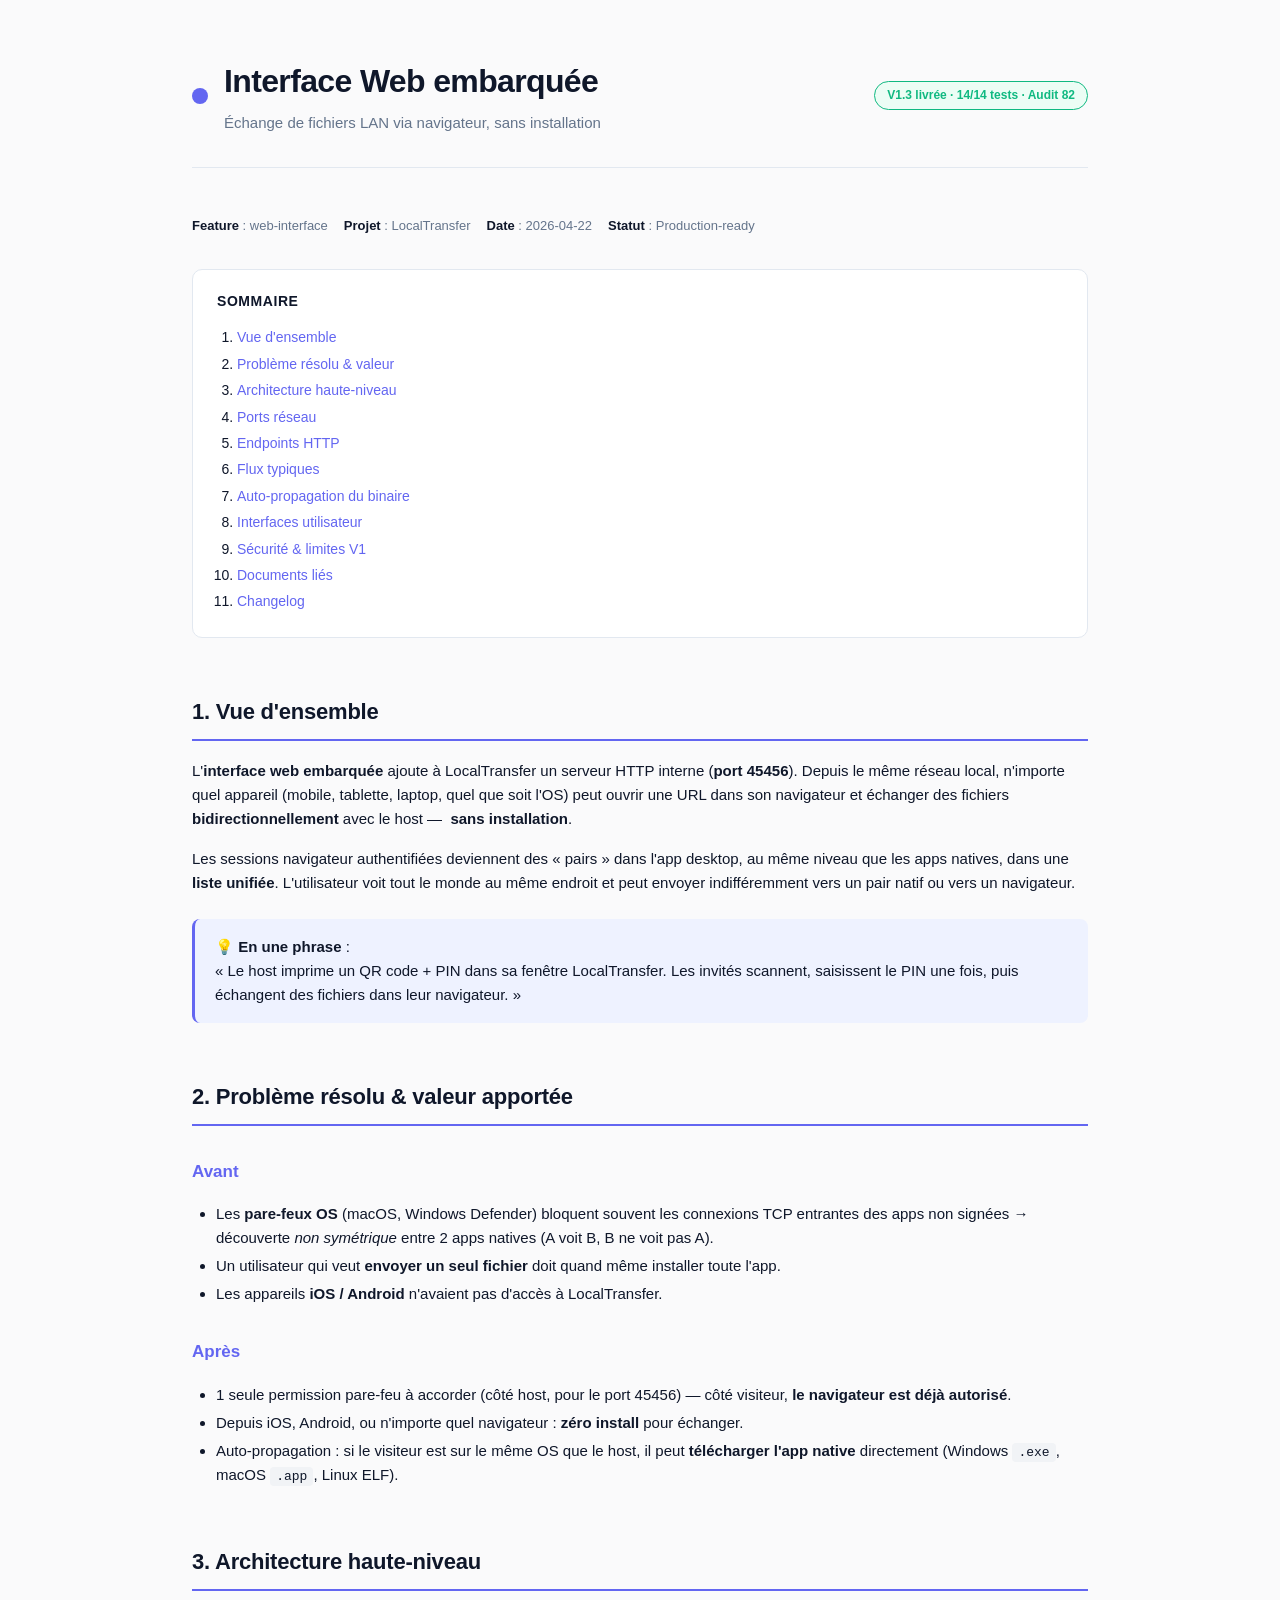
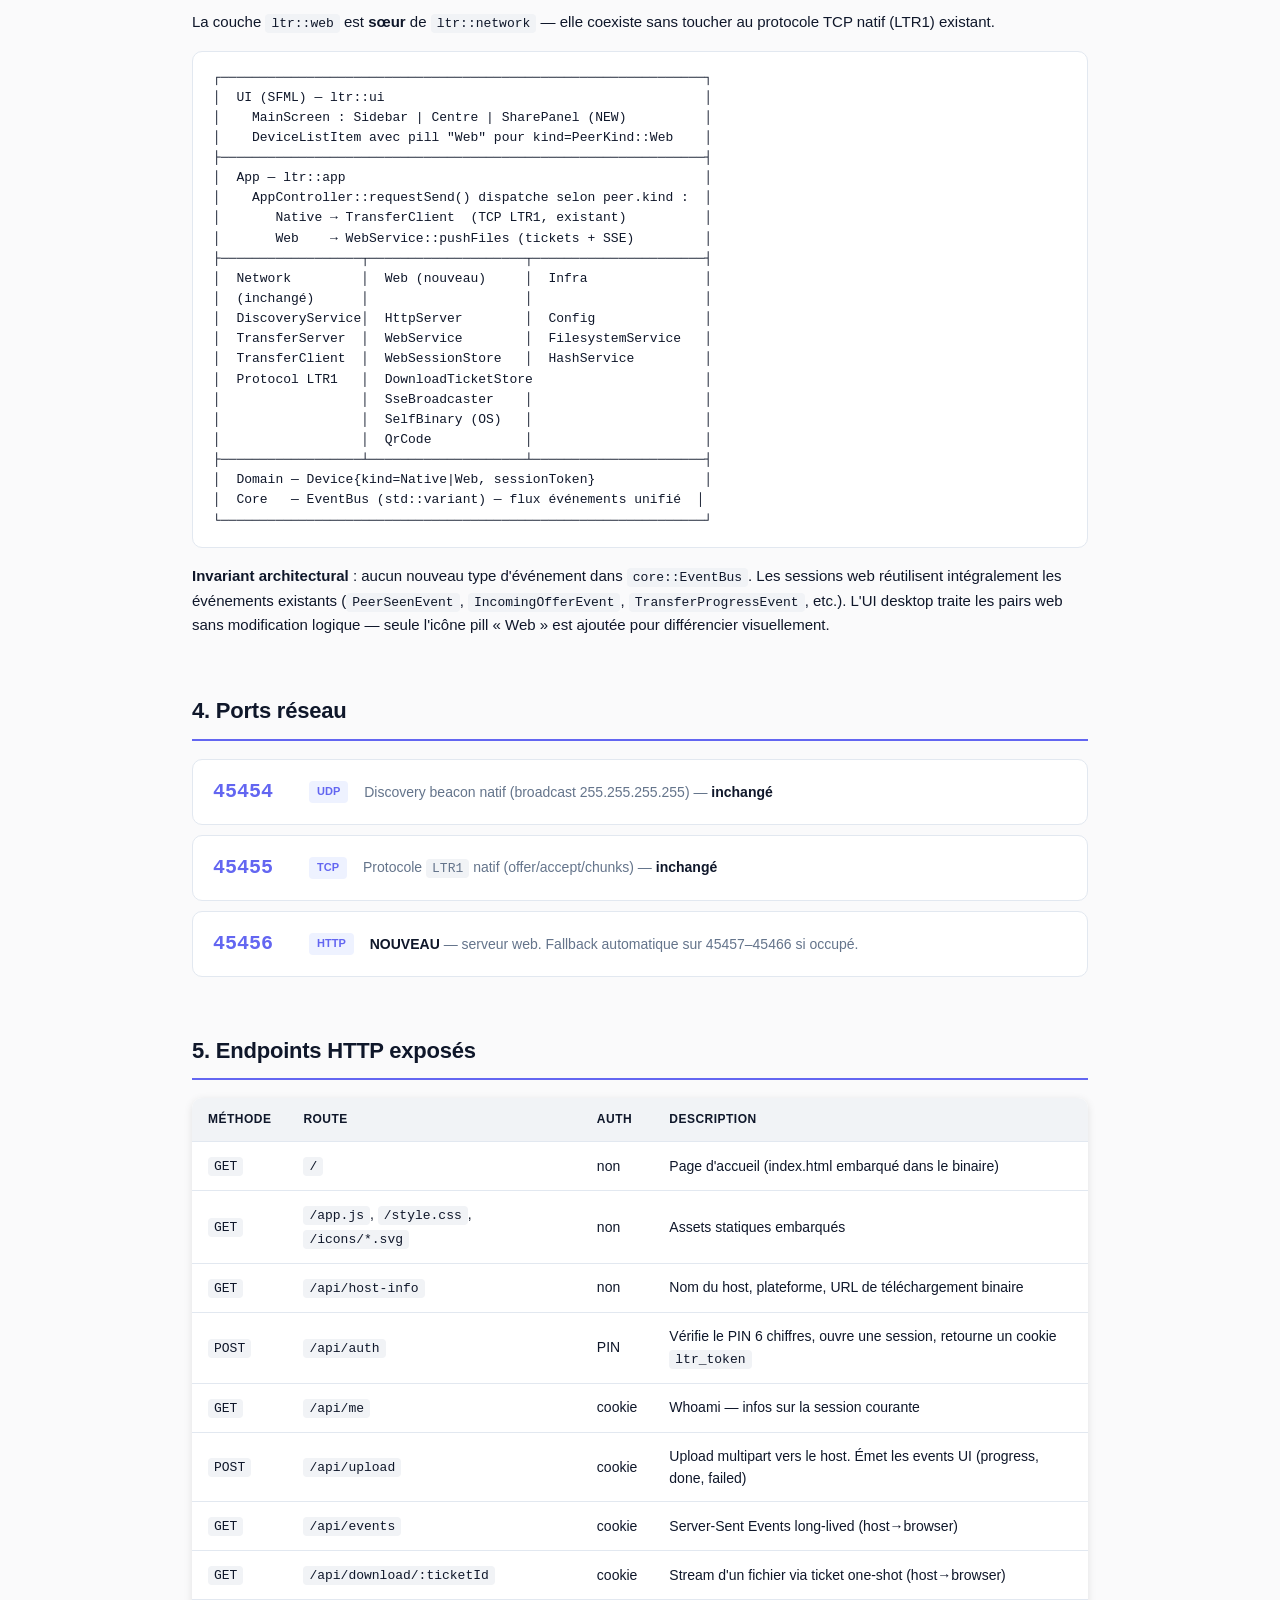
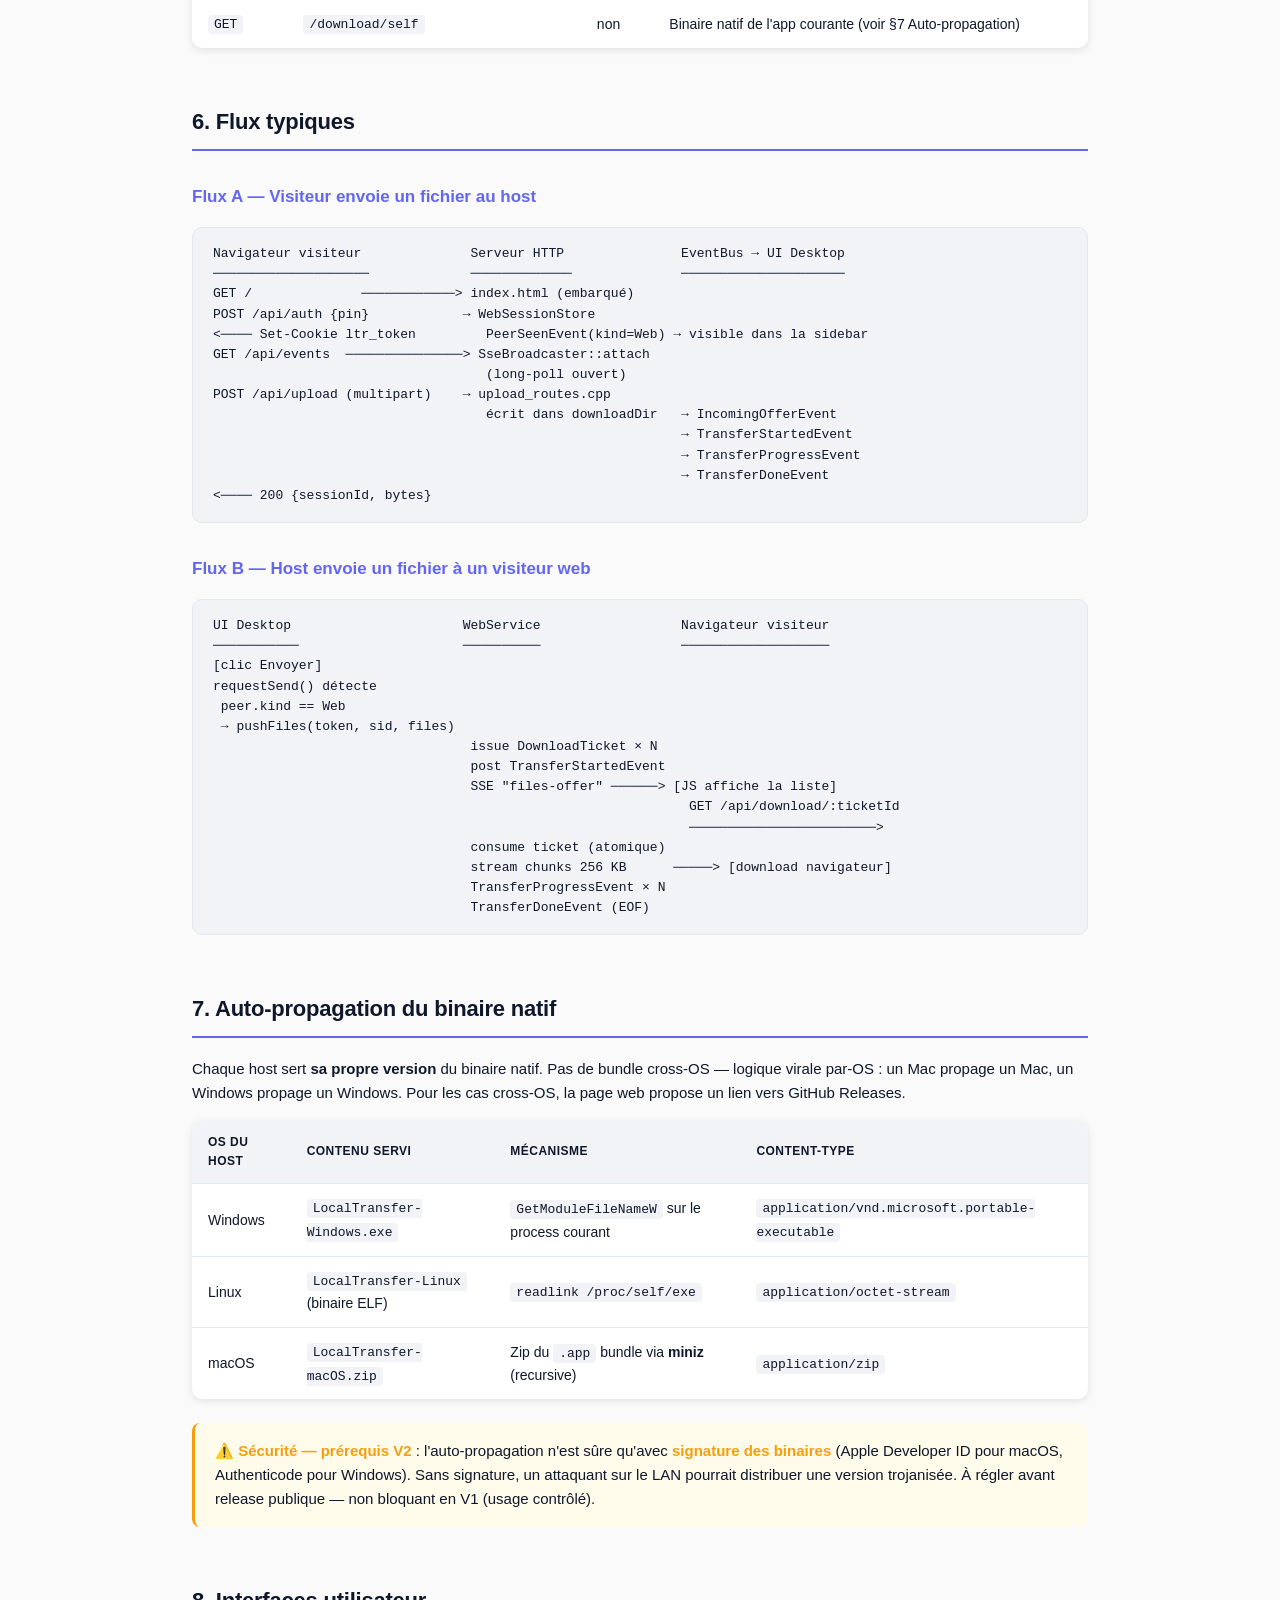
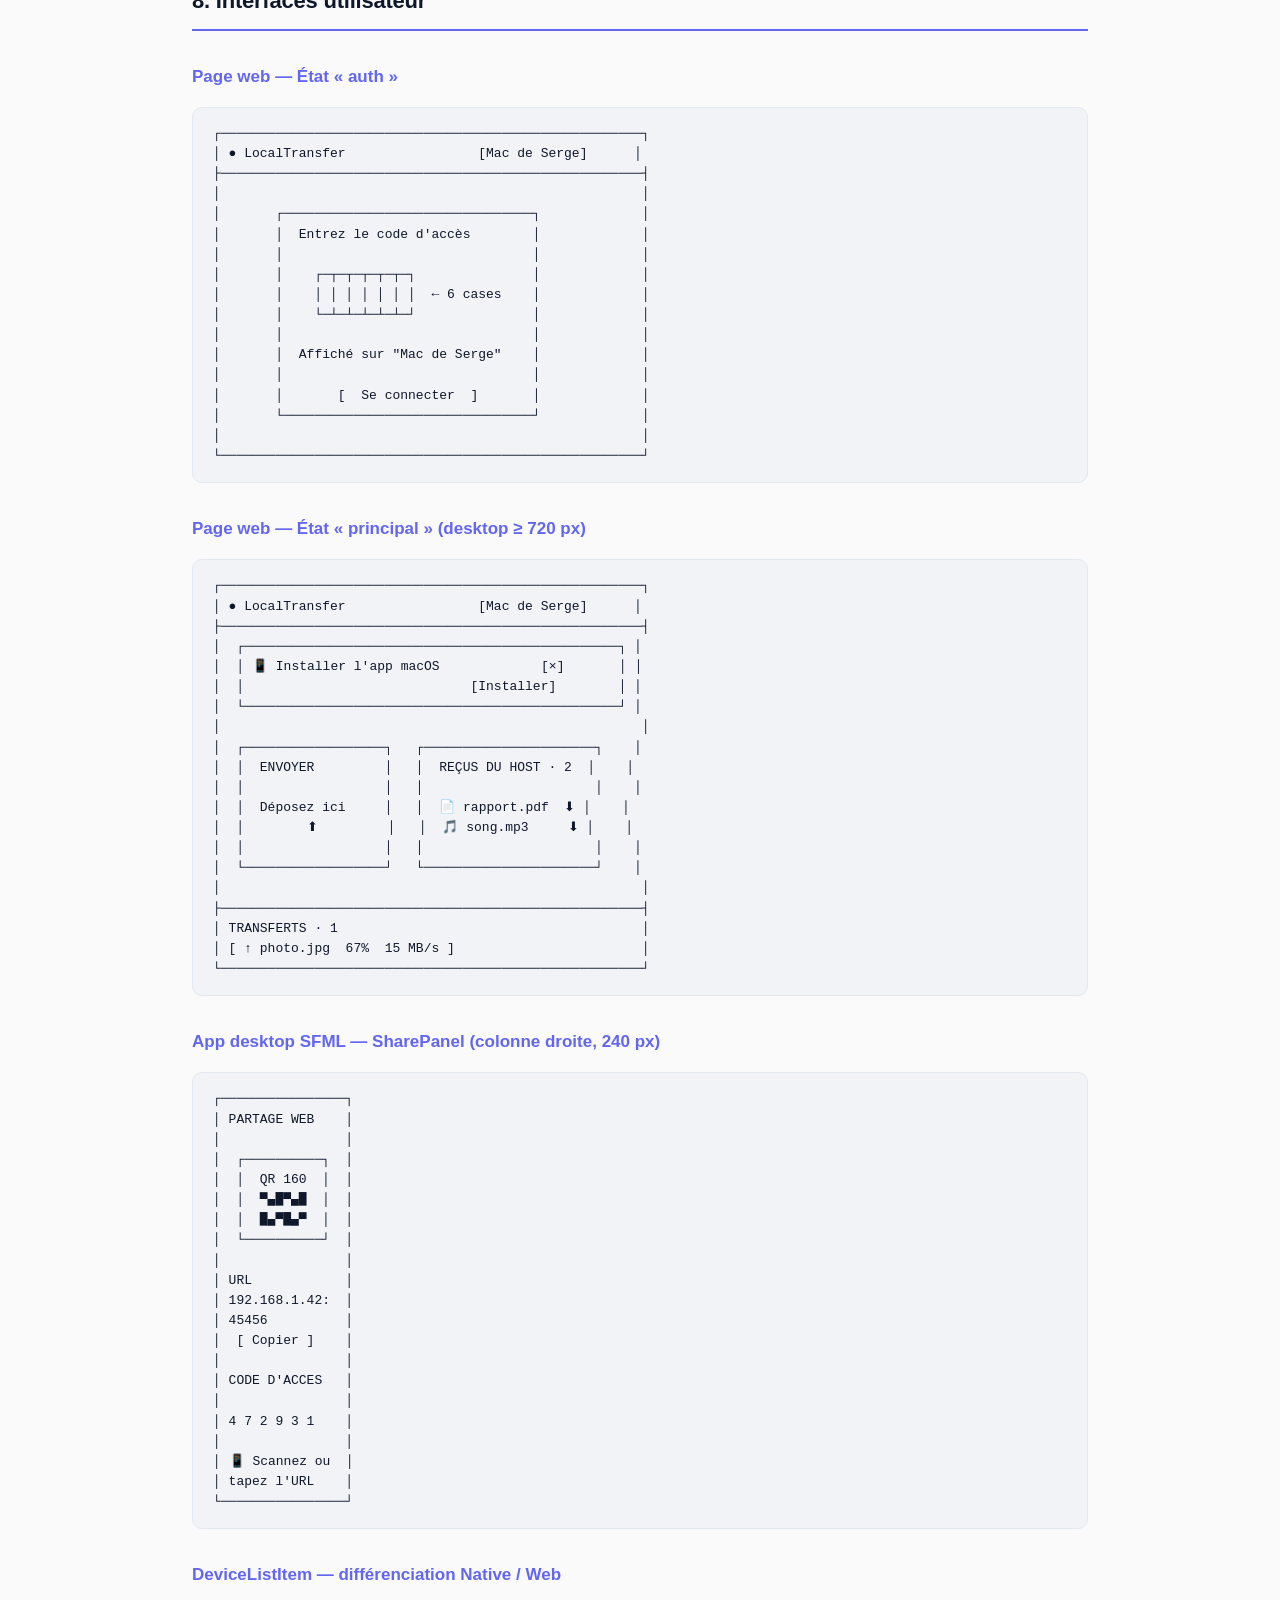
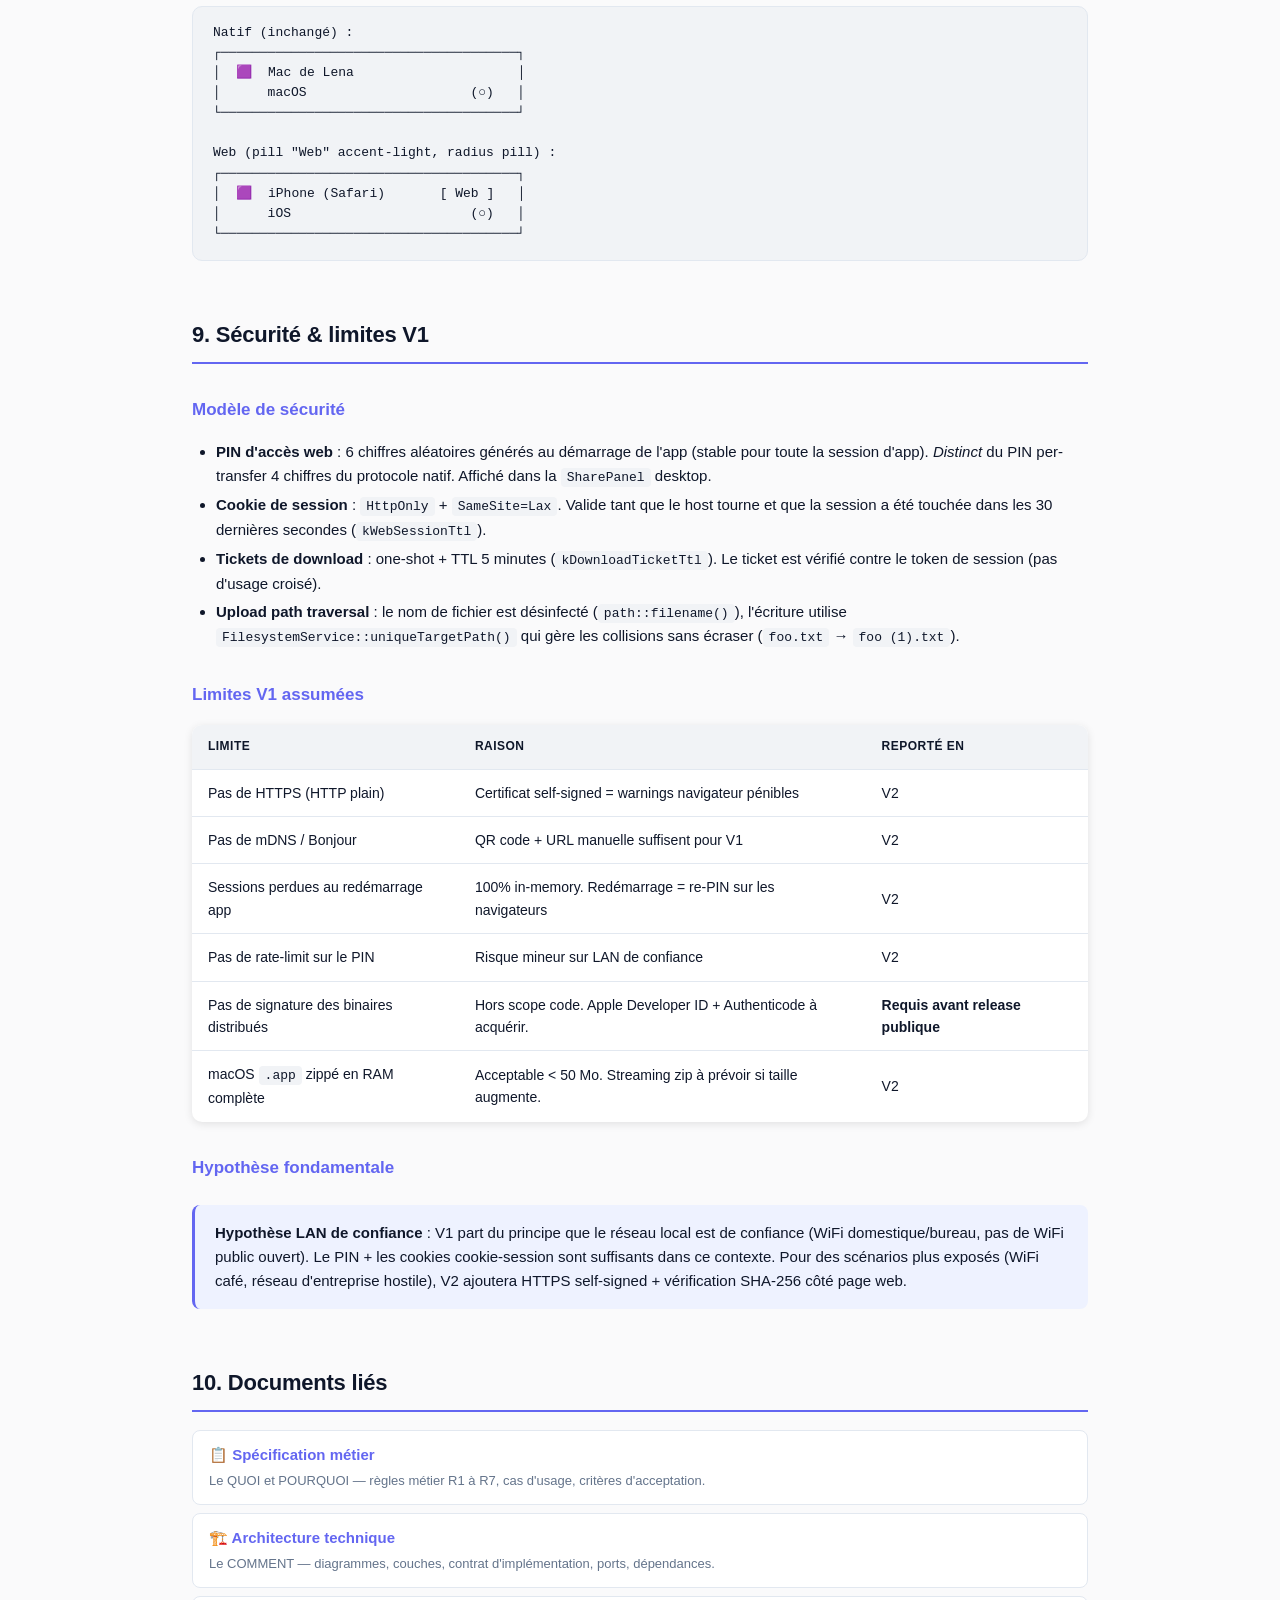
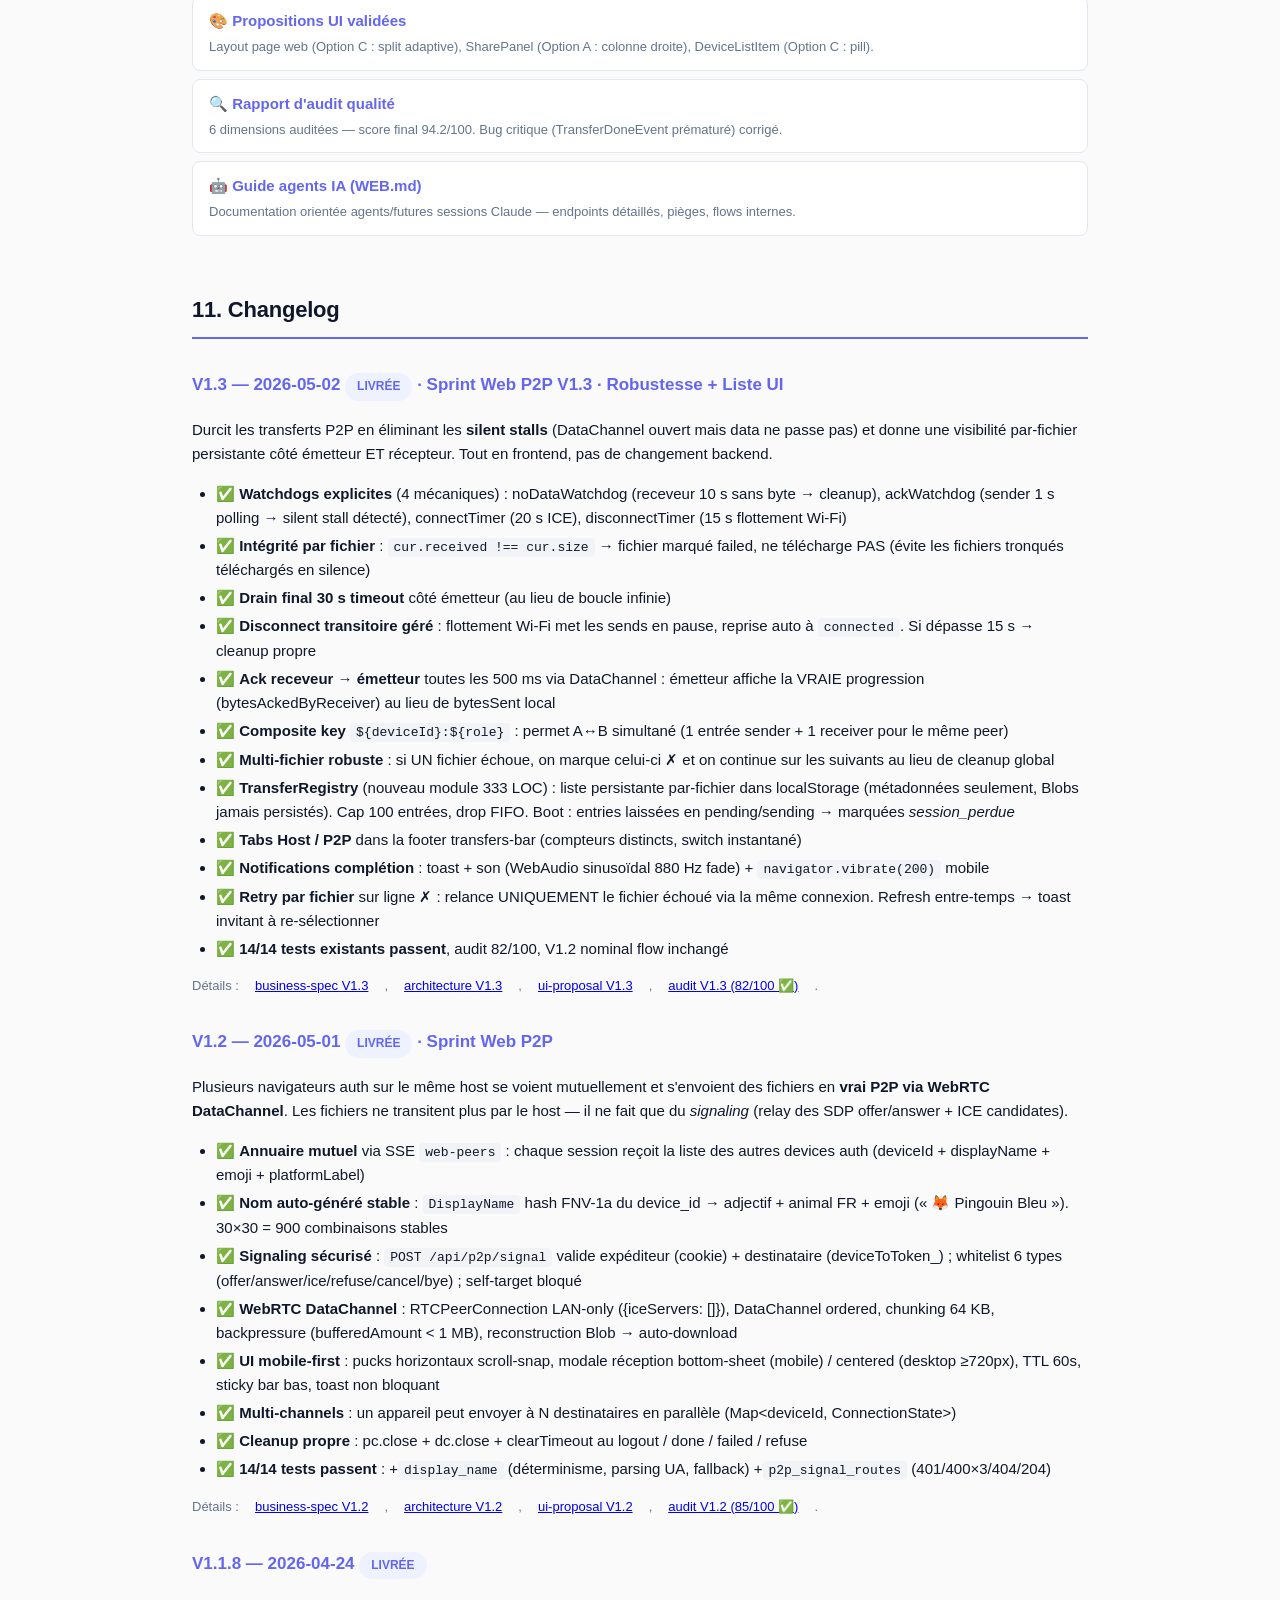
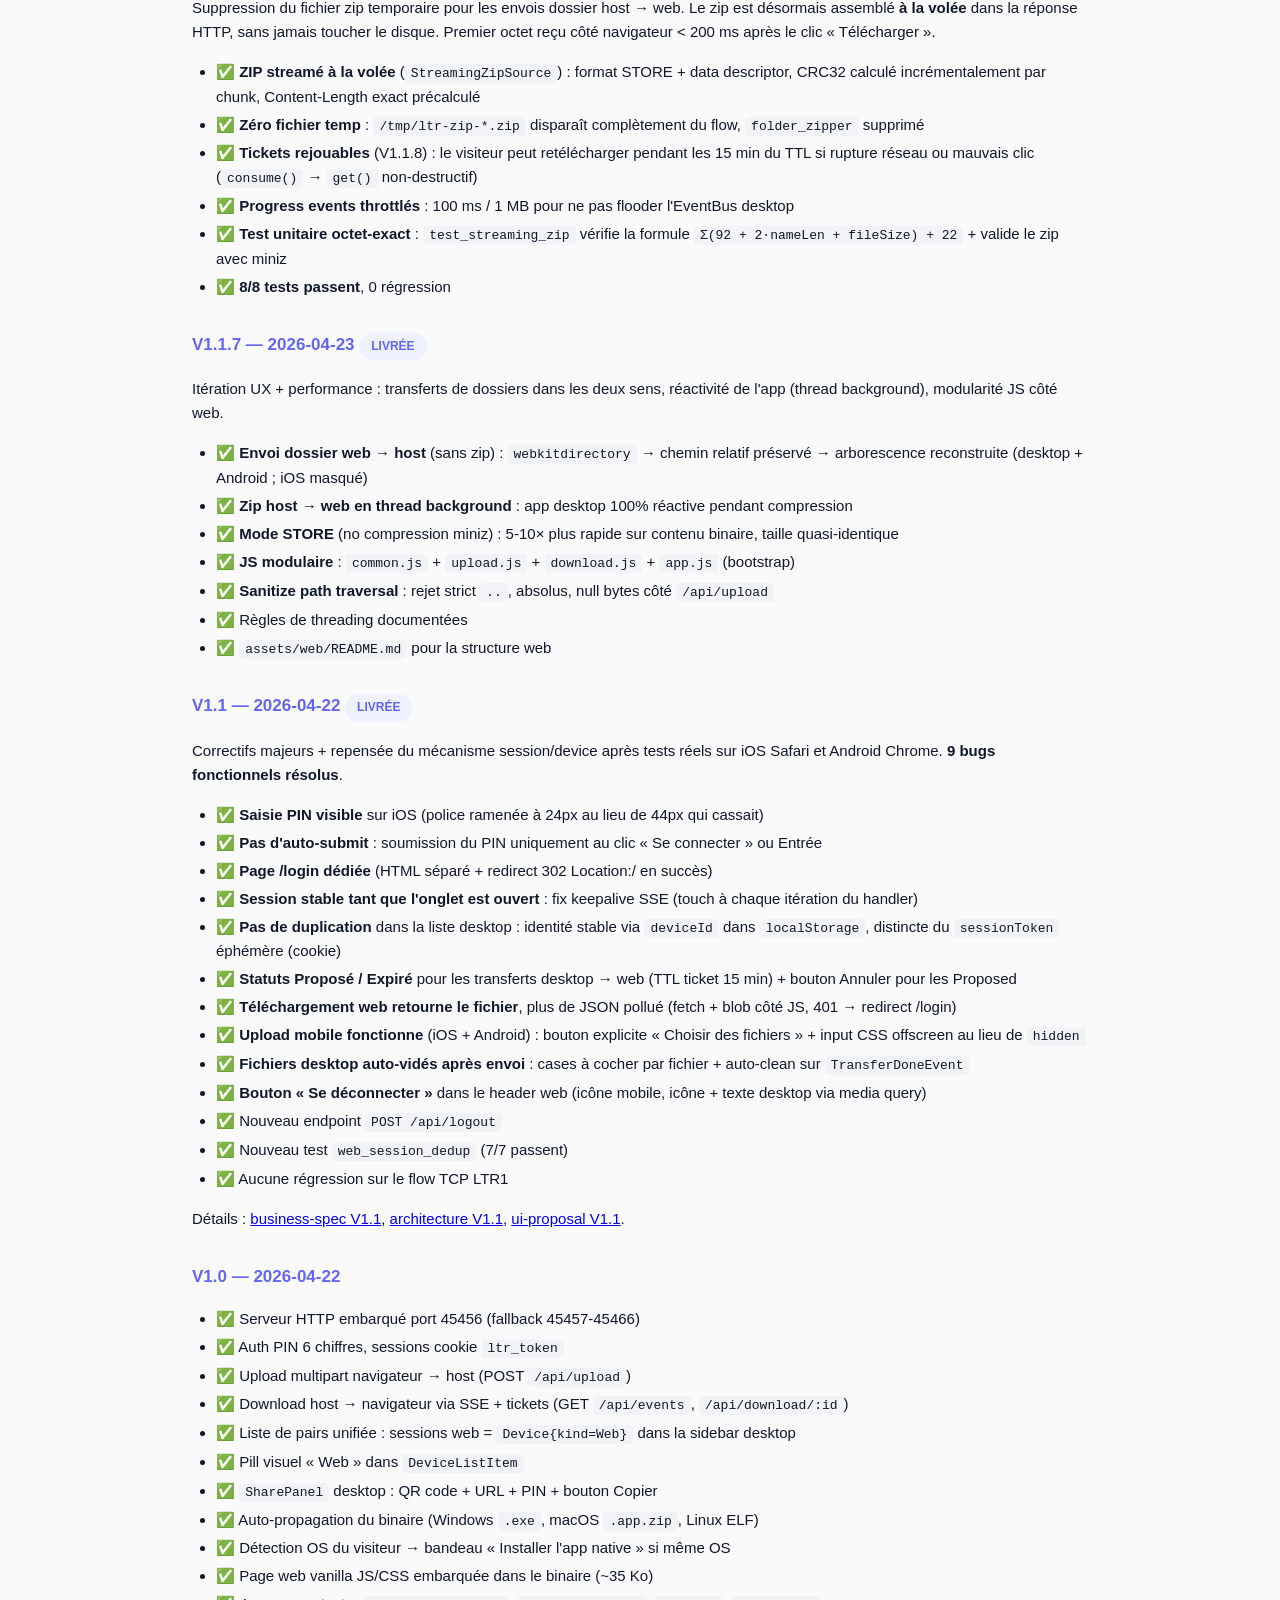
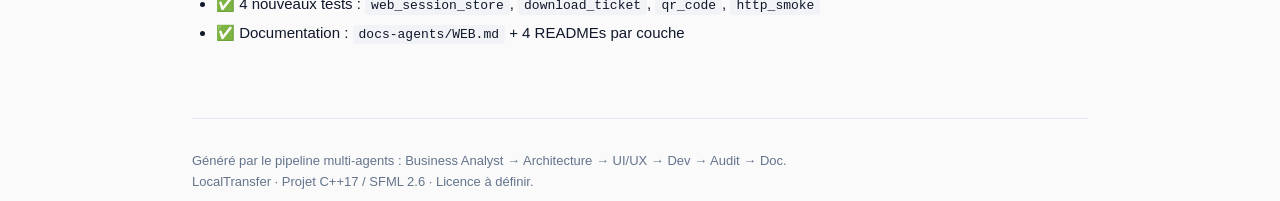
<file: .ai-outputs/docs/web-interface.html>
<!DOCTYPE html>
<html lang="fr">
<head>
<meta charset="UTF-8">
<meta name="viewport" content="width=device-width,initial-scale=1">
<title>LocalTransfer — Interface Web embarquée</title>
<style>
  :root {
    --bg: #FAFAFB;
    --surface: #FFFFFF;
    --sidebar: #F1F3F6;
    --accent: #6366F1;
    --accent-hover: #4F46E5;
    --accent-light: #EEF2FF;
    --text: #0F172A;
    --text-secondary: #64748B;
    --separator: #E2E8F0;
    --success: #10B981;
    --error: #EF4444;
    --warning: #F59E0B;
    --shadow: 0 2px 8px rgba(0, 0, 0, 0.10);
  }
  * { box-sizing: border-box; }
  body {
    margin: 0;
    font-family: -apple-system, BlinkMacSystemFont, "Segoe UI", Inter, Roboto, Helvetica, sans-serif;
    color: var(--text);
    background: var(--bg);
    line-height: 1.6;
    font-size: 15px;
  }
  .wrap { max-width: 960px; margin: 0 auto; padding: 56px 32px; }

  header.page-header {
    border-bottom: 1px solid var(--separator);
    padding-bottom: 32px;
    margin-bottom: 48px;
    display: flex;
    align-items: center;
    gap: 16px;
    flex-wrap: wrap;
  }
  .brand-dot { width: 16px; height: 16px; border-radius: 50%; background: var(--accent); flex-shrink: 0; }
  .title-block { flex: 1; }
  h1 { margin: 0 0 4px; font-size: 32px; letter-spacing: -0.02em; }
  .subtitle { color: var(--text-secondary); font-size: 15px; margin: 0; }
  .meta { color: var(--text-secondary); font-size: 13px; margin-top: 12px; display: flex; gap: 16px; flex-wrap: wrap; }
  .meta strong { color: var(--text); }

  .badge {
    display: inline-block;
    padding: 4px 12px;
    border-radius: 999px;
    font-size: 12px;
    font-weight: 700;
  }
  .badge.ok { background: #ECFDF5; color: var(--success); border: 1px solid var(--success); }
  .badge.accent { background: var(--accent-light); color: var(--accent); }

  h2 {
    margin-top: 56px;
    padding-bottom: 10px;
    border-bottom: 2px solid var(--accent);
    font-size: 22px;
    letter-spacing: -0.01em;
  }
  h3 {
    margin-top: 32px;
    font-size: 17px;
    color: var(--accent);
  }

  p { margin: 16px 0; }
  strong { color: var(--text); }

  pre, code {
    font-family: ui-monospace, SFMono-Regular, Menlo, Consolas, monospace;
  }
  pre {
    background: var(--sidebar);
    padding: 16px 20px;
    border-radius: 10px;
    overflow-x: auto;
    font-size: 13px;
    line-height: 1.55;
    border: 1px solid var(--separator);
  }
  code {
    background: var(--sidebar);
    padding: 2px 6px;
    border-radius: 4px;
    font-size: 13px;
  }
  pre code { background: transparent; padding: 0; font-size: inherit; }

  table {
    width: 100%;
    border-collapse: collapse;
    margin: 16px 0;
    font-size: 14px;
    background: var(--surface);
    border-radius: 10px;
    overflow: hidden;
    box-shadow: var(--shadow);
  }
  th, td {
    padding: 12px 16px;
    text-align: left;
    border-bottom: 1px solid var(--separator);
  }
  th {
    background: var(--sidebar);
    font-weight: 700;
    color: var(--text);
    font-size: 12px;
    text-transform: uppercase;
    letter-spacing: 0.04em;
  }
  tbody tr:last-child td { border-bottom: none; }
  tbody tr:hover { background: var(--accent-light); }

  .call-out {
    background: var(--accent-light);
    border-left: 3px solid var(--accent);
    padding: 16px 20px;
    border-radius: 8px;
    margin: 24px 0;
  }
  .call-out.warn { background: #FFFBEB; border-left-color: var(--warning); }
  .call-out.warn strong { color: var(--warning); }

  ul, ol { padding-left: 24px; }
  li { margin: 4px 0; }

  .toc {
    background: var(--surface);
    border: 1px solid var(--separator);
    border-radius: 10px;
    padding: 20px 24px;
    margin: 32px 0;
  }
  .toc h3 { margin-top: 0; color: var(--text); font-size: 14px; text-transform: uppercase; letter-spacing: 0.04em; }
  .toc ol { margin: 0; padding-left: 20px; font-size: 14px; }
  .toc a { color: var(--accent); text-decoration: none; }
  .toc a:hover { text-decoration: underline; }

  .link-list { list-style: none; padding: 0; }
  .link-list li {
    padding: 12px 16px;
    background: var(--surface);
    border: 1px solid var(--separator);
    border-radius: 8px;
    margin: 8px 0;
  }
  .link-list a { color: var(--accent); text-decoration: none; font-weight: 600; }
  .link-list a:hover { text-decoration: underline; }
  .link-list .desc { color: var(--text-secondary); font-size: 13px; margin-top: 4px; }

  footer {
    margin-top: 72px;
    padding-top: 32px;
    border-top: 1px solid var(--separator);
    color: var(--text-secondary);
    font-size: 13px;
  }

  .arch-box {
    background: var(--surface);
    border: 1px solid var(--separator);
    border-radius: 10px;
    padding: 0;
    overflow-x: auto;
  }
  .arch-box pre {
    margin: 0;
    border: none;
    border-radius: 10px;
    background: transparent;
  }

  .port-card {
    display: flex;
    align-items: center;
    gap: 16px;
    padding: 16px 20px;
    background: var(--surface);
    border: 1px solid var(--separator);
    border-radius: 10px;
    margin: 10px 0;
  }
  .port-badge {
    font-family: ui-monospace, SFMono-Regular, Menlo, Consolas, monospace;
    font-size: 20px;
    font-weight: 700;
    color: var(--accent);
    min-width: 80px;
  }
  .port-tag {
    background: var(--accent-light); color: var(--accent);
    padding: 2px 8px; border-radius: 4px;
    font-size: 11px; font-weight: 700; text-transform: uppercase;
  }
  .port-desc { flex: 1; color: var(--text-secondary); font-size: 14px; }
</style>
</head>
<body>
<div class="wrap">

<header class="page-header">
  <div class="brand-dot"></div>
  <div class="title-block">
    <h1>Interface Web embarquée</h1>
    <p class="subtitle">Échange de fichiers LAN via navigateur, sans installation</p>
  </div>
  <span class="badge ok">V1.3 livrée · 14/14 tests · Audit 82</span>
</header>

<p class="meta">
  <span><strong>Feature</strong> : web-interface</span>
  <span><strong>Projet</strong> : LocalTransfer</span>
  <span><strong>Date</strong> : 2026-04-22</span>
  <span><strong>Statut</strong> : Production-ready</span>
</p>

<div class="toc">
  <h3>Sommaire</h3>
  <ol>
    <li><a href="#vue-ensemble">Vue d'ensemble</a></li>
    <li><a href="#probleme">Problème résolu &amp; valeur</a></li>
    <li><a href="#architecture">Architecture haute-niveau</a></li>
    <li><a href="#ports">Ports réseau</a></li>
    <li><a href="#endpoints">Endpoints HTTP</a></li>
    <li><a href="#flux">Flux typiques</a></li>
    <li><a href="#auto-propagation">Auto-propagation du binaire</a></li>
    <li><a href="#ui">Interfaces utilisateur</a></li>
    <li><a href="#securite">Sécurité &amp; limites V1</a></li>
    <li><a href="#docs">Documents liés</a></li>
    <li><a href="#changelog">Changelog</a></li>
  </ol>
</div>

<!-- ==================== 1. VUE D'ENSEMBLE ==================== -->
<h2 id="vue-ensemble">1. Vue d'ensemble</h2>

<p>
  L'<strong>interface web embarquée</strong> ajoute à LocalTransfer un serveur
  HTTP interne (<strong>port 45456</strong>). Depuis le même réseau local,
  n'importe quel appareil (mobile, tablette, laptop, quel que soit l'OS)
  peut ouvrir une URL dans son navigateur et échanger des fichiers
  <strong>bidirectionnellement</strong> avec le host&nbsp;—&nbsp;
  <strong>sans installation</strong>.
</p>

<p>
  Les sessions navigateur authentifiées deviennent des « pairs » dans l'app
  desktop, au même niveau que les apps natives, dans une <strong>liste
  unifiée</strong>. L'utilisateur voit tout le monde au même endroit et peut
  envoyer indifféremment vers un pair natif ou vers un navigateur.
</p>

<div class="call-out">
  <strong>💡 En une phrase</strong> :<br>
  « Le host imprime un QR code + PIN dans sa fenêtre LocalTransfer. Les
  invités scannent, saisissent le PIN une fois, puis échangent des fichiers
  dans leur navigateur. »
</div>

<!-- ==================== 2. PROBLÈME RÉSOLU ==================== -->
<h2 id="probleme">2. Problème résolu &amp; valeur apportée</h2>

<h3>Avant</h3>
<ul>
  <li>Les <strong>pare-feux OS</strong> (macOS, Windows Defender) bloquent
    souvent les connexions TCP entrantes des apps non signées → découverte
    <em>non symétrique</em> entre 2 apps natives (A voit B, B ne voit pas A).</li>
  <li>Un utilisateur qui veut <strong>envoyer un seul fichier</strong> doit
    quand même installer toute l'app.</li>
  <li>Les appareils <strong>iOS / Android</strong> n'avaient pas d'accès
    à LocalTransfer.</li>
</ul>

<h3>Après</h3>
<ul>
  <li>1 seule permission pare-feu à accorder (côté host, pour le port
    45456) &mdash; côté visiteur, <strong>le navigateur est déjà autorisé</strong>.</li>
  <li>Depuis iOS, Android, ou n'importe quel navigateur : <strong>zéro
    install</strong> pour échanger.</li>
  <li>Auto-propagation : si le visiteur est sur le même OS que le host, il
    peut <strong>télécharger l'app native</strong> directement (Windows
    <code>.exe</code>, macOS <code>.app</code>, Linux ELF).</li>
</ul>

<!-- ==================== 3. ARCHITECTURE ==================== -->
<h2 id="architecture">3. Architecture haute-niveau</h2>

<p>
  La couche <code>ltr::web</code> est <strong>sœur</strong> de <code>ltr::network</code>
  &mdash; elle coexiste sans toucher au protocole TCP natif (LTR1) existant.
</p>

<div class="arch-box">
<pre><code>┌──────────────────────────────────────────────────────────────┐
│  UI (SFML) — ltr::ui                                         │
│    MainScreen : Sidebar | Centre | SharePanel (NEW)          │
│    DeviceListItem avec pill "Web" pour kind=PeerKind::Web    │
├──────────────────────────────────────────────────────────────┤
│  App — ltr::app                                              │
│    AppController::requestSend() dispatche selon peer.kind :  │
│       Native → TransferClient  (TCP LTR1, existant)          │
│       Web    → WebService::pushFiles (tickets + SSE)         │
├──────────────────┬────────────────────┬──────────────────────┤
│  Network         │  Web (nouveau)     │  Infra               │
│  (inchangé)      │                    │                      │
│  DiscoveryService│  HttpServer        │  Config              │
│  TransferServer  │  WebService        │  FilesystemService   │
│  TransferClient  │  WebSessionStore   │  HashService         │
│  Protocol LTR1   │  DownloadTicketStore                      │
│                  │  SseBroadcaster    │                      │
│                  │  SelfBinary (OS)   │                      │
│                  │  QrCode            │                      │
├──────────────────┴────────────────────┴──────────────────────┤
│  Domain — Device{kind=Native|Web, sessionToken}              │
│  Core   — EventBus (std::variant) — flux événements unifié  │
└──────────────────────────────────────────────────────────────┘</code></pre>
</div>

<p>
  <strong>Invariant architectural</strong> : aucun nouveau type d'événement
  dans <code>core::EventBus</code>. Les sessions web réutilisent intégralement
  les événements existants (<code>PeerSeenEvent</code>,
  <code>IncomingOfferEvent</code>, <code>TransferProgressEvent</code>, etc.).
  L'UI desktop traite les pairs web sans modification logique — seule
  l'icône pill « Web » est ajoutée pour différencier visuellement.
</p>

<!-- ==================== 4. PORTS RÉSEAU ==================== -->
<h2 id="ports">4. Ports réseau</h2>

<div class="port-card">
  <span class="port-badge">45454</span>
  <span class="port-tag">UDP</span>
  <span class="port-desc">Discovery beacon natif (broadcast 255.255.255.255) — <strong>inchangé</strong></span>
</div>
<div class="port-card">
  <span class="port-badge">45455</span>
  <span class="port-tag">TCP</span>
  <span class="port-desc">Protocole <code>LTR1</code> natif (offer/accept/chunks) — <strong>inchangé</strong></span>
</div>
<div class="port-card">
  <span class="port-badge">45456</span>
  <span class="port-tag">HTTP</span>
  <span class="port-desc"><strong>NOUVEAU</strong> — serveur web. Fallback automatique sur 45457–45466 si occupé.</span>
</div>

<!-- ==================== 5. ENDPOINTS HTTP ==================== -->
<h2 id="endpoints">5. Endpoints HTTP exposés</h2>

<table>
<thead>
  <tr>
    <th>Méthode</th>
    <th>Route</th>
    <th>Auth</th>
    <th>Description</th>
  </tr>
</thead>
<tbody>
  <tr>
    <td><code>GET</code></td>
    <td><code>/</code></td>
    <td>non</td>
    <td>Page d'accueil (index.html embarqué dans le binaire)</td>
  </tr>
  <tr>
    <td><code>GET</code></td>
    <td><code>/app.js</code>, <code>/style.css</code>, <code>/icons/*.svg</code></td>
    <td>non</td>
    <td>Assets statiques embarqués</td>
  </tr>
  <tr>
    <td><code>GET</code></td>
    <td><code>/api/host-info</code></td>
    <td>non</td>
    <td>Nom du host, plateforme, URL de téléchargement binaire</td>
  </tr>
  <tr>
    <td><code>POST</code></td>
    <td><code>/api/auth</code></td>
    <td>PIN</td>
    <td>Vérifie le PIN 6 chiffres, ouvre une session, retourne un cookie <code>ltr_token</code></td>
  </tr>
  <tr>
    <td><code>GET</code></td>
    <td><code>/api/me</code></td>
    <td>cookie</td>
    <td>Whoami — infos sur la session courante</td>
  </tr>
  <tr>
    <td><code>POST</code></td>
    <td><code>/api/upload</code></td>
    <td>cookie</td>
    <td>Upload multipart vers le host. Émet les events UI (progress, done, failed)</td>
  </tr>
  <tr>
    <td><code>GET</code></td>
    <td><code>/api/events</code></td>
    <td>cookie</td>
    <td>Server-Sent Events long-lived (host→browser)</td>
  </tr>
  <tr>
    <td><code>GET</code></td>
    <td><code>/api/download/:ticketId</code></td>
    <td>cookie</td>
    <td>Stream d'un fichier via ticket one-shot (host→browser)</td>
  </tr>
  <tr>
    <td><code>GET</code></td>
    <td><code>/download/self</code></td>
    <td>non</td>
    <td>Binaire natif de l'app courante (voir §7 Auto-propagation)</td>
  </tr>
</tbody>
</table>

<!-- ==================== 6. FLUX TYPIQUES ==================== -->
<h2 id="flux">6. Flux typiques</h2>

<h3>Flux A — Visiteur envoie un fichier au host</h3>
<pre><code>Navigateur visiteur              Serveur HTTP               EventBus → UI Desktop
────────────────────             ─────────────              ─────────────────────
GET /              ────────────> index.html (embarqué)
POST /api/auth {pin}            → WebSessionStore
<──── Set-Cookie ltr_token         PeerSeenEvent(kind=Web) → visible dans la sidebar
GET /api/events  ───────────────> SseBroadcaster::attach
                                   (long-poll ouvert)
POST /api/upload (multipart)    → upload_routes.cpp
                                   écrit dans downloadDir   → IncomingOfferEvent
                                                            → TransferStartedEvent
                                                            → TransferProgressEvent
                                                            → TransferDoneEvent
&lt;──── 200 {sessionId, bytes}</code></pre>

<h3>Flux B — Host envoie un fichier à un visiteur web</h3>
<pre><code>UI Desktop                      WebService                  Navigateur visiteur
───────────                     ──────────                  ───────────────────
[clic Envoyer]
requestSend() détecte
 peer.kind == Web
 → pushFiles(token, sid, files)
                                 issue DownloadTicket × N
                                 post TransferStartedEvent
                                 SSE "files-offer" ──────> [JS affiche la liste]
                                                             GET /api/download/:ticketId
                                                             ────────────────────────>
                                 consume ticket (atomique)
                                 stream chunks 256 KB      ─────> [download navigateur]
                                 TransferProgressEvent × N
                                 TransferDoneEvent (EOF)</code></pre>

<!-- ==================== 7. AUTO-PROPAGATION ==================== -->
<h2 id="auto-propagation">7. Auto-propagation du binaire natif</h2>

<p>
  Chaque host sert <strong>sa propre version</strong> du binaire natif.
  Pas de bundle cross-OS &mdash; logique virale par-OS : un Mac propage un Mac,
  un Windows propage un Windows. Pour les cas cross-OS, la page web
  propose un lien vers GitHub Releases.
</p>

<table>
<thead>
  <tr>
    <th>OS du host</th>
    <th>Contenu servi</th>
    <th>Mécanisme</th>
    <th>Content-Type</th>
  </tr>
</thead>
<tbody>
  <tr>
    <td>Windows</td>
    <td><code>LocalTransfer-Windows.exe</code></td>
    <td><code>GetModuleFileNameW</code> sur le process courant</td>
    <td><code>application/vnd.microsoft.portable-executable</code></td>
  </tr>
  <tr>
    <td>Linux</td>
    <td><code>LocalTransfer-Linux</code> (binaire ELF)</td>
    <td><code>readlink /proc/self/exe</code></td>
    <td><code>application/octet-stream</code></td>
  </tr>
  <tr>
    <td>macOS</td>
    <td><code>LocalTransfer-macOS.zip</code></td>
    <td>Zip du <code>.app</code> bundle via <strong>miniz</strong> (recursive)</td>
    <td><code>application/zip</code></td>
  </tr>
</tbody>
</table>

<div class="call-out warn">
  <strong>⚠️ Sécurité — prérequis V2</strong> : l'auto-propagation n'est
  sûre qu'avec <strong>signature des binaires</strong> (Apple Developer ID
  pour macOS, Authenticode pour Windows). Sans signature, un attaquant
  sur le LAN pourrait distribuer une version trojanisée. À régler avant
  release publique — non bloquant en V1 (usage contrôlé).
</div>

<!-- ==================== 8. UI ==================== -->
<h2 id="ui">8. Interfaces utilisateur</h2>

<h3>Page web — État « auth »</h3>
<pre><code>┌──────────────────────────────────────────────────────┐
│ ● LocalTransfer                 [Mac de Serge]      │
├──────────────────────────────────────────────────────┤
│                                                      │
│       ┌────────────────────────────────┐             │
│       │  Entrez le code d'accès        │             │
│       │                                │             │
│       │    ┌─┬─┬─┬─┬─┬─┐               │             │
│       │    │ │ │ │ │ │ │  ← 6 cases    │             │
│       │    └─┴─┴─┴─┴─┴─┘               │             │
│       │                                │             │
│       │  Affiché sur "Mac de Serge"    │             │
│       │                                │             │
│       │       [  Se connecter  ]       │             │
│       └────────────────────────────────┘             │
│                                                      │
└──────────────────────────────────────────────────────┘</code></pre>

<h3>Page web — État « principal » (desktop ≥ 720 px)</h3>
<pre><code>┌──────────────────────────────────────────────────────┐
│ ● LocalTransfer                 [Mac de Serge]      │
├──────────────────────────────────────────────────────┤
│  ┌────────────────────────────────────────────────┐ │
│  │ 📱 Installer l'app macOS             [×]       │ │
│  │                             [Installer]        │ │
│  └────────────────────────────────────────────────┘ │
│                                                      │
│  ┌──────────────────┐   ┌──────────────────────┐    │
│  │  ENVOYER         │   │  REÇUS DU HOST · 2  │    │
│  │                  │   │                      │    │
│  │  Déposez ici     │   │  📄 rapport.pdf  ⬇ │    │
│  │        ⬆         │   │  🎵 song.mp3     ⬇ │    │
│  │                  │   │                      │    │
│  └──────────────────┘   └──────────────────────┘    │
│                                                      │
├──────────────────────────────────────────────────────┤
│ TRANSFERTS · 1                                       │
│ [ ↑ photo.jpg  67%  15 MB/s ]                        │
└──────────────────────────────────────────────────────┘</code></pre>

<h3>App desktop SFML — SharePanel (colonne droite, 240 px)</h3>
<pre><code>┌────────────────┐
│ PARTAGE WEB    │
│                │
│  ┌──────────┐  │
│  │  QR 160  │  │
│  │  ▀▄█▀▄█  │  │
│  │  █▄▀█▄▀  │  │
│  └──────────┘  │
│                │
│ URL            │
│ 192.168.1.42:  │
│ 45456          │
│  [ Copier ]    │
│                │
│ CODE D'ACCES   │
│                │
│ 4 7 2 9 3 1    │
│                │
│ 📱 Scannez ou  │
│ tapez l'URL    │
└────────────────┘</code></pre>

<h3>DeviceListItem — différenciation Native / Web</h3>
<pre><code>Natif (inchangé) :
┌──────────────────────────────────────┐
│  🟪  Mac de Lena                     │
│      macOS                     (○)   │
└──────────────────────────────────────┘

Web (pill "Web" accent-light, radius pill) :
┌──────────────────────────────────────┐
│  🟪  iPhone (Safari)       [ Web ]   │
│      iOS                       (○)   │
└──────────────────────────────────────┘</code></pre>

<!-- ==================== 9. SÉCURITÉ ==================== -->
<h2 id="securite">9. Sécurité &amp; limites V1</h2>

<h3>Modèle de sécurité</h3>
<ul>
  <li><strong>PIN d'accès web</strong> : 6 chiffres aléatoires
    générés au démarrage de l'app (stable pour toute la session d'app).
    <em>Distinct</em> du PIN per-transfer 4 chiffres du protocole natif.
    Affiché dans la <code>SharePanel</code> desktop.</li>
  <li><strong>Cookie de session</strong> : <code>HttpOnly</code> +
    <code>SameSite=Lax</code>. Valide tant que le host tourne et que la
    session a été touchée dans les 30 dernières secondes
    (<code>kWebSessionTtl</code>).</li>
  <li><strong>Tickets de download</strong> : one-shot + TTL 5 minutes
    (<code>kDownloadTicketTtl</code>). Le ticket est vérifié contre le
    token de session (pas d'usage croisé).</li>
  <li><strong>Upload path traversal</strong> : le nom de fichier est
    désinfecté (<code>path::filename()</code>), l'écriture utilise
    <code>FilesystemService::uniqueTargetPath()</code> qui gère les
    collisions sans écraser (<code>foo.txt</code> → <code>foo (1).txt</code>).</li>
</ul>

<h3>Limites V1 assumées</h3>
<table>
<thead><tr><th>Limite</th><th>Raison</th><th>Reporté en</th></tr></thead>
<tbody>
  <tr>
    <td>Pas de HTTPS (HTTP plain)</td>
    <td>Certificat self-signed = warnings navigateur pénibles</td>
    <td>V2</td>
  </tr>
  <tr>
    <td>Pas de mDNS / Bonjour</td>
    <td>QR code + URL manuelle suffisent pour V1</td>
    <td>V2</td>
  </tr>
  <tr>
    <td>Sessions perdues au redémarrage app</td>
    <td>100% in-memory. Redémarrage = re-PIN sur les navigateurs</td>
    <td>V2</td>
  </tr>
  <tr>
    <td>Pas de rate-limit sur le PIN</td>
    <td>Risque mineur sur LAN de confiance</td>
    <td>V2</td>
  </tr>
  <tr>
    <td>Pas de signature des binaires distribués</td>
    <td>Hors scope code. Apple Developer ID + Authenticode à acquérir.</td>
    <td><strong>Requis avant release publique</strong></td>
  </tr>
  <tr>
    <td>macOS <code>.app</code> zippé en RAM complète</td>
    <td>Acceptable &lt; 50 Mo. Streaming zip à prévoir si taille augmente.</td>
    <td>V2</td>
  </tr>
</tbody>
</table>

<h3>Hypothèse fondamentale</h3>
<div class="call-out">
  <strong>Hypothèse LAN de confiance</strong> : V1 part du principe que
  le réseau local est de confiance (WiFi domestique/bureau, pas de
  WiFi public ouvert). Le PIN + les cookies cookie-session sont
  suffisants dans ce contexte. Pour des scénarios plus exposés (WiFi
  café, réseau d'entreprise hostile), V2 ajoutera HTTPS self-signed +
  vérification SHA-256 côté page web.
</div>

<!-- ==================== 10. DOCUMENTS LIÉS ==================== -->
<h2 id="docs">10. Documents liés</h2>

<ul class="link-list">
  <li>
    <a href="../specs/web-interface/business-spec.md">📋 Spécification métier</a>
    <div class="desc">Le QUOI et POURQUOI — règles métier R1 à R7, cas d'usage, critères d'acceptation.</div>
  </li>
  <li>
    <a href="../specs/web-interface/architecture.md">🏗️ Architecture technique</a>
    <div class="desc">Le COMMENT — diagrammes, couches, contrat d'implémentation, ports, dépendances.</div>
  </li>
  <li>
    <a href="../specs/web-interface/ui-proposal.md">🎨 Propositions UI validées</a>
    <div class="desc">Layout page web (Option C : split adaptive), SharePanel (Option A : colonne droite), DeviceListItem (Option C : pill).</div>
  </li>
  <li>
    <a href="../specs/web-interface/audit-report.md">🔍 Rapport d'audit qualité</a>
    <div class="desc">6 dimensions auditées — score final 94.2/100. Bug critique (TransferDoneEvent prématuré) corrigé.</div>
  </li>
  <li>
    <a href="../../docs-agents/WEB.md">🤖 Guide agents IA (WEB.md)</a>
    <div class="desc">Documentation orientée agents/futures sessions Claude — endpoints détaillés, pièges, flows internes.</div>
  </li>
</ul>

<!-- ==================== 11. CHANGELOG ==================== -->
<h2 id="changelog">11. Changelog</h2>

<h3>V1.3 — 2026-05-02 <span class="badge accent">LIVRÉE</span> · Sprint Web P2P V1.3 · Robustesse + Liste UI</h3>
<p>
  Durcit les transferts P2P en éliminant les <strong>silent stalls</strong>
  (DataChannel ouvert mais data ne passe pas) et donne une visibilité
  par-fichier persistante côté émetteur ET récepteur. Tout en frontend,
  pas de changement backend.
</p>
<ul>
  <li>✅ <strong>Watchdogs explicites</strong> (4 mécaniques) : noDataWatchdog (receveur 10 s sans byte → cleanup), ackWatchdog (sender 1 s polling → silent stall détecté), connectTimer (20 s ICE), disconnectTimer (15 s flottement Wi-Fi)</li>
  <li>✅ <strong>Intégrité par fichier</strong> : <code>cur.received !== cur.size</code> → fichier marqué failed, ne télécharge PAS (évite les fichiers tronqués téléchargés en silence)</li>
  <li>✅ <strong>Drain final 30 s timeout</strong> côté émetteur (au lieu de boucle infinie)</li>
  <li>✅ <strong>Disconnect transitoire géré</strong> : flottement Wi-Fi met les sends en pause, reprise auto à <code>connected</code>. Si dépasse 15 s → cleanup propre</li>
  <li>✅ <strong>Ack receveur → émetteur</strong> toutes les 500 ms via DataChannel : émetteur affiche la VRAIE progression (bytesAckedByReceiver) au lieu de bytesSent local</li>
  <li>✅ <strong>Composite key</strong> <code>${deviceId}:${role}</code> : permet A↔B simultané (1 entrée sender + 1 receiver pour le même peer)</li>
  <li>✅ <strong>Multi-fichier robuste</strong> : si UN fichier échoue, on marque celui-ci ✗ et on continue sur les suivants au lieu de cleanup global</li>
  <li>✅ <strong>TransferRegistry</strong> (nouveau module 333 LOC) : liste persistante par-fichier dans localStorage (métadonnées seulement, Blobs jamais persistés). Cap 100 entrées, drop FIFO. Boot : entries laissées en pending/sending → marquées <em>session_perdue</em></li>
  <li>✅ <strong>Tabs Host / P2P</strong> dans la footer transfers-bar (compteurs distincts, switch instantané)</li>
  <li>✅ <strong>Notifications complétion</strong> : toast + son (WebAudio sinusoïdal 880 Hz fade) + <code>navigator.vibrate(200)</code> mobile</li>
  <li>✅ <strong>Retry par fichier</strong> sur ligne ✗ : relance UNIQUEMENT le fichier échoué via la même connexion. Refresh entre-temps → toast invitant à re-sélectionner</li>
  <li>✅ <strong>14/14 tests existants passent</strong>, audit 82/100, V1.2 nominal flow inchangé</li>
</ul>
<p class="meta">
  Détails : <a href="../specs/web-p2p-v1-3/business-spec.md">business-spec V1.3</a>,
  <a href="../specs/web-p2p-v1-3/architecture.md">architecture V1.3</a>,
  <a href="../specs/web-p2p-v1-3/ui-proposal.md">ui-proposal V1.3</a>,
  <a href="../specs/web-p2p-v1-3/audit-report.md">audit V1.3 (82/100 ✅)</a>.
</p>

<h3>V1.2 — 2026-05-01 <span class="badge accent">LIVRÉE</span> · Sprint Web P2P</h3>
<p>
  Plusieurs navigateurs auth sur le même host se voient mutuellement et
  s'envoient des fichiers en <strong>vrai P2P via WebRTC DataChannel</strong>.
  Les fichiers ne transitent plus par le host — il ne fait que du
  <em>signaling</em> (relay des SDP offer/answer + ICE candidates).
</p>
<ul>
  <li>✅ <strong>Annuaire mutuel</strong> via SSE <code>web-peers</code> : chaque session reçoit la liste des autres devices auth (deviceId + displayName + emoji + platformLabel)</li>
  <li>✅ <strong>Nom auto-généré stable</strong> : <code>DisplayName</code> hash FNV-1a du device_id → adjectif + animal FR + emoji (« 🦊 Pingouin Bleu »). 30×30 = 900 combinaisons stables</li>
  <li>✅ <strong>Signaling sécurisé</strong> : <code>POST /api/p2p/signal</code> valide expéditeur (cookie) + destinataire (deviceToToken_) ; whitelist 6 types (offer/answer/ice/refuse/cancel/bye) ; self-target bloqué</li>
  <li>✅ <strong>WebRTC DataChannel</strong> : RTCPeerConnection LAN-only ({iceServers: []}), DataChannel ordered, chunking 64 KB, backpressure (bufferedAmount &lt; 1 MB), reconstruction Blob → auto-download</li>
  <li>✅ <strong>UI mobile-first</strong> : pucks horizontaux scroll-snap, modale réception bottom-sheet (mobile) / centered (desktop ≥720px), TTL 60s, sticky bar bas, toast non bloquant</li>
  <li>✅ <strong>Multi-channels</strong> : un appareil peut envoyer à N destinataires en parallèle (Map&lt;deviceId, ConnectionState&gt;)</li>
  <li>✅ <strong>Cleanup propre</strong> : pc.close + dc.close + clearTimeout au logout / done / failed / refuse</li>
  <li>✅ <strong>14/14 tests passent</strong> : +<code>display_name</code> (déterminisme, parsing UA, fallback) +<code>p2p_signal_routes</code> (401/400×3/404/204)</li>
</ul>
<p class="meta">
  Détails : <a href="../specs/web-p2p/business-spec.md">business-spec V1.2</a>,
  <a href="../specs/web-p2p/architecture.md">architecture V1.2</a>,
  <a href="../specs/web-p2p/ui-proposal.md">ui-proposal V1.2</a>,
  <a href="../specs/web-p2p/audit-report.md">audit V1.2 (85/100 ✅)</a>.
</p>

<h3>V1.1.8 — 2026-04-24 <span class="badge accent">LIVRÉE</span></h3>
<p>
  Suppression du fichier zip temporaire pour les envois dossier host → web.
  Le zip est désormais assemblé <strong>à la volée</strong> dans la réponse HTTP,
  sans jamais toucher le disque. Premier octet reçu côté navigateur &lt; 200 ms
  après le clic « Télécharger ».
</p>
<ul>
  <li>✅ <strong>ZIP streamé à la volée</strong> (<code>StreamingZipSource</code>) : format STORE + data descriptor, CRC32 calculé incrémentalement par chunk, Content-Length exact précalculé</li>
  <li>✅ <strong>Zéro fichier temp</strong> : <code>/tmp/ltr-zip-*.zip</code> disparaît complètement du flow, <code>folder_zipper</code> supprimé</li>
  <li>✅ <strong>Tickets rejouables</strong> (V1.1.8) : le visiteur peut retélécharger pendant les 15 min du TTL si rupture réseau ou mauvais clic (<code>consume()</code> → <code>get()</code> non-destructif)</li>
  <li>✅ <strong>Progress events throttlés</strong> : 100 ms / 1 MB pour ne pas flooder l'EventBus desktop</li>
  <li>✅ <strong>Test unitaire octet-exact</strong> : <code>test_streaming_zip</code> vérifie la formule <code>Σ(92 + 2·nameLen + fileSize) + 22</code> + valide le zip avec miniz</li>
  <li>✅ <strong>8/8 tests passent</strong>, 0 régression</li>
</ul>

<h3>V1.1.7 — 2026-04-23 <span class="badge accent">LIVRÉE</span></h3>
<p>
  Itération UX + performance : transferts de dossiers dans les deux sens,
  réactivité de l'app (thread background), modularité JS côté web.
</p>
<ul>
  <li>✅ <strong>Envoi dossier web → host</strong> (sans zip) : <code>webkitdirectory</code> → chemin relatif préservé → arborescence reconstruite (desktop + Android ; iOS masqué)</li>
  <li>✅ <strong>Zip host → web en thread background</strong> : app desktop 100% réactive pendant compression</li>
  <li>✅ <strong>Mode STORE</strong> (no compression miniz) : 5-10× plus rapide sur contenu binaire, taille quasi-identique</li>
  <li>✅ <strong>JS modulaire</strong> : <code>common.js</code> + <code>upload.js</code> + <code>download.js</code> + <code>app.js</code> (bootstrap)</li>
  <li>✅ <strong>Sanitize path traversal</strong> : rejet strict <code>..</code>, absolus, null bytes côté <code>/api/upload</code></li>
  <li>✅ Règles de threading documentées</li>
  <li>✅ <code>assets/web/README.md</code> pour la structure web</li>
</ul>

<h3>V1.1 — 2026-04-22 <span class="badge accent">LIVRÉE</span></h3>
<p>
  Correctifs majeurs + repensée du mécanisme session/device après tests
  réels sur iOS Safari et Android Chrome. <strong>9 bugs fonctionnels résolus</strong>.
</p>
<ul>
  <li>✅ <strong>Saisie PIN visible</strong> sur iOS (police ramenée à 24px au lieu de 44px qui cassait)</li>
  <li>✅ <strong>Pas d'auto-submit</strong> : soumission du PIN uniquement au clic « Se connecter » ou Entrée</li>
  <li>✅ <strong>Page /login dédiée</strong> (HTML séparé + redirect 302 Location:/ en succès)</li>
  <li>✅ <strong>Session stable tant que l'onglet est ouvert</strong> : fix keepalive SSE (touch à chaque itération du handler)</li>
  <li>✅ <strong>Pas de duplication</strong> dans la liste desktop : identité stable via <code>deviceId</code> dans <code>localStorage</code>, distincte du <code>sessionToken</code> éphémère (cookie)</li>
  <li>✅ <strong>Statuts Proposé / Expiré</strong> pour les transferts desktop → web (TTL ticket 15 min) + bouton Annuler pour les Proposed</li>
  <li>✅ <strong>Téléchargement web retourne le fichier</strong>, plus de JSON pollué (fetch + blob côté JS, 401 → redirect /login)</li>
  <li>✅ <strong>Upload mobile fonctionne</strong> (iOS + Android) : bouton explicite « Choisir des fichiers » + input CSS offscreen au lieu de <code>hidden</code></li>
  <li>✅ <strong>Fichiers desktop auto-vidés après envoi</strong> : cases à cocher par fichier + auto-clean sur <code>TransferDoneEvent</code></li>
  <li>✅ <strong>Bouton « Se déconnecter »</strong> dans le header web (icône mobile, icône + texte desktop via media query)</li>
  <li>✅ Nouveau endpoint <code>POST /api/logout</code></li>
  <li>✅ Nouveau test <code>web_session_dedup</code> (7/7 passent)</li>
  <li>✅ Aucune régression sur le flow TCP LTR1</li>
</ul>
<p>
  Détails : <a href="../specs/web-interface-v1-1/business-spec.md">business-spec V1.1</a>,
  <a href="../specs/web-interface-v1-1/architecture.md">architecture V1.1</a>,
  <a href="../specs/web-interface-v1-1/ui-proposal.md">ui-proposal V1.1</a>.
</p>

<h3>V1.0 — 2026-04-22</h3>
<ul>
  <li>✅ Serveur HTTP embarqué port 45456 (fallback 45457-45466)</li>
  <li>✅ Auth PIN 6 chiffres, sessions cookie <code>ltr_token</code></li>
  <li>✅ Upload multipart navigateur → host (POST <code>/api/upload</code>)</li>
  <li>✅ Download host → navigateur via SSE + tickets (GET <code>/api/events</code>, <code>/api/download/:id</code>)</li>
  <li>✅ Liste de pairs unifiée : sessions web = <code>Device{kind=Web}</code> dans la sidebar desktop</li>
  <li>✅ Pill visuel « Web » dans <code>DeviceListItem</code></li>
  <li>✅ <code>SharePanel</code> desktop : QR code + URL + PIN + bouton Copier</li>
  <li>✅ Auto-propagation du binaire (Windows <code>.exe</code>, macOS <code>.app.zip</code>, Linux ELF)</li>
  <li>✅ Détection OS du visiteur → bandeau « Installer l'app native » si même OS</li>
  <li>✅ Page web vanilla JS/CSS embarquée dans le binaire (~35 Ko)</li>
  <li>✅ 4 nouveaux tests : <code>web_session_store</code>, <code>download_ticket</code>, <code>qr_code</code>, <code>http_smoke</code></li>
  <li>✅ Documentation : <code>docs-agents/WEB.md</code> + 4 READMEs par couche</li>
</ul>

<footer>
  Généré par le pipeline multi-agents :
  Business Analyst → Architecture → UI/UX → Dev → Audit → Doc.<br>
  LocalTransfer · Projet C++17 / SFML 2.6 · Licence à définir.
</footer>

</div>
</body>
</html>
</file>
